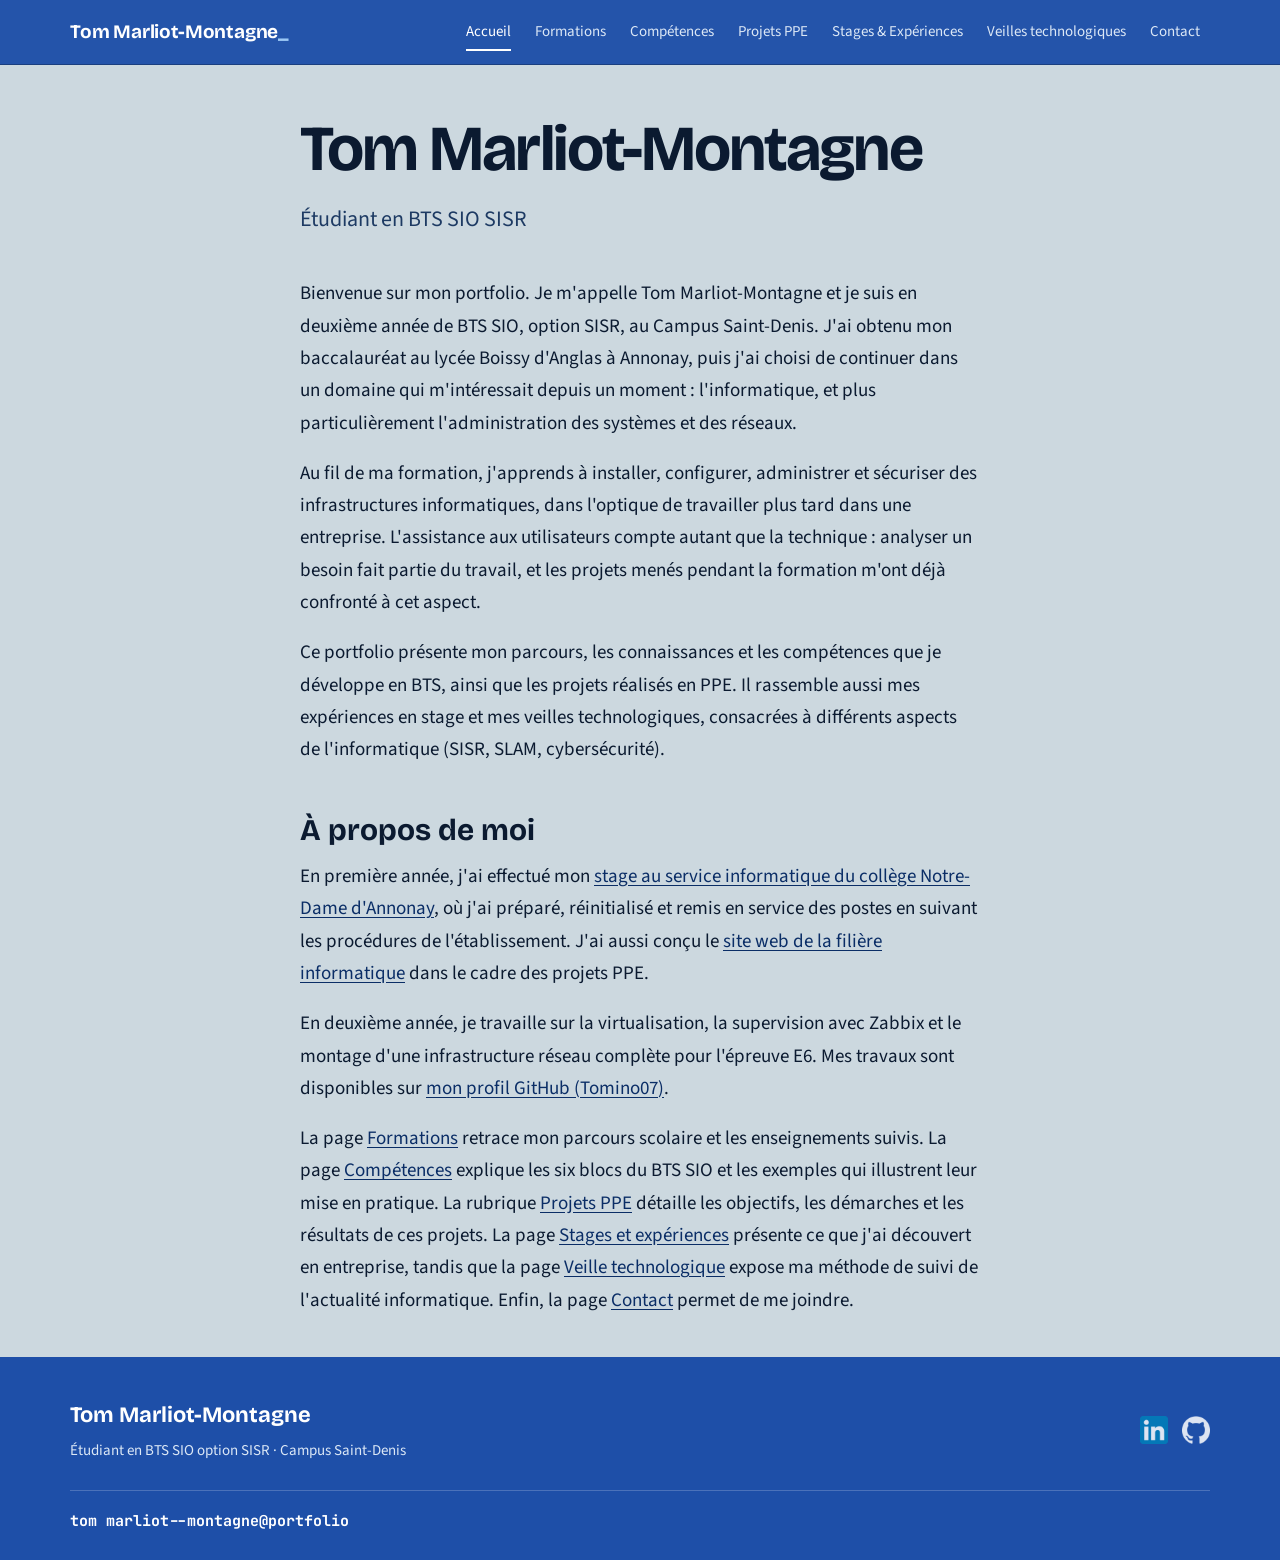
<file: index.html>
<!doctype html>
<html lang="fr">
<head>
  <meta charset="utf-8">
  <meta name="viewport" content="width=device-width, initial-scale=1">
  <title>Tom Marliot-Montagne – Étudiant en BTS SIO SISR | Portfolio</title>
  <meta name="description" content="Portfolio de Tom Marliot-Montagne, étudiant en 2e année de BTS SIO SISR au Campus Saint-Denis : parcours, compétences, projets, stages et veille.">
  <link rel="canonical" href="https://tomino07.github.io/portfolio/">
  <!-- <meta name="google-site-verification" content="CODE_GOOGLE"> -->
  <link rel="preconnect" href="https://fonts.googleapis.com">
  <link rel="preconnect" href="https://fonts.gstatic.com" crossorigin>
  <link href="https://fonts.googleapis.com/css2?family=Bricolage+Grotesque:opsz,wght@12..96,700;12..96,800&family=JetBrains+Mono:wght@400;600&family=Ubuntu+Mono:wght@400;700&family=Source+Sans+3:wght@400;600&display=swap" rel="stylesheet">
  <link rel="stylesheet" href="css/style.css">
</head>
<body>

<header class="site-header">
  <div class="wrap">
    <a class="brand" href="./">Tom Marliot-Montagne</a>
    <button class="nav-toggle" aria-expanded="false" aria-controls="nav">menu</button>
    <nav class="nav" id="nav">
      <ul>
        <li><a href="./" aria-current="page">Accueil</a></li>
        <li><a href="formations.html">Formations</a></li>
        <li><a href="competences.html">Compétences</a></li>
        <li><a href="projets.html">Projets PPE</a></li>
        <li><a href="stages.html">Stages &amp; Expériences</a></li>
        <li><a href="veille.html">Veilles technologiques</a></li>
        <li><a href="contact.html">Contact</a></li>
      </ul>
    </nav>
  </div>
</header>

<main>
  <div class="wrap">
<h1>Tom <em>Marliot-Montagne</em></h1>
    <p class="intro">Étudiant en BTS SIO SISR</p>

<p style="margin-top:40px">Bienvenue sur mon portfolio. Je m'appelle Tom Marliot-Montagne et je suis en deuxième année de BTS SIO, option SISR, au Campus Saint-Denis. J'ai obtenu mon baccalauréat au lycée Boissy d'Anglas à Annonay, puis j'ai choisi de continuer dans un domaine qui m'intéressait depuis un moment : l'informatique, et plus particulièrement l'administration des systèmes et des réseaux.</p>
    <p>Au fil de ma formation, j'apprends à installer, configurer, administrer et sécuriser des infrastructures informatiques, dans l'optique de travailler plus tard dans une entreprise. L'assistance aux utilisateurs compte autant que la technique : analyser un besoin fait partie du travail, et les projets menés pendant la formation m'ont déjà confronté à cet aspect.</p>
    <p>Ce portfolio présente mon parcours, les connaissances et les compétences que je développe en BTS, ainsi que les projets réalisés en PPE. Il rassemble aussi mes expériences en stage et mes veilles technologiques, consacrées à différents aspects de l'informatique (SISR, SLAM, cybersécurité).</p>

    <h2>À propos de moi</h2>
    <p>En première année, j'ai effectué mon <a href="stages.html">stage au service informatique du collège Notre-Dame d'Annonay</a>, où j'ai préparé, réinitialisé et remis en service des postes en suivant les procédures de l'établissement. J'ai aussi conçu le <a href="projets.html">site web de la filière informatique</a> dans le cadre des projets PPE.</p>
    <p>En deuxième année, je travaille sur la virtualisation, la supervision avec Zabbix et le montage d'une infrastructure réseau complète pour l'épreuve E6. Mes travaux sont disponibles sur <a href="https://github.com/Tomino07" target="_blank" rel="noopener">mon profil GitHub (Tomino07)</a>.</p>

    <p>La page <a href="formations.html">Formations</a> retrace mon parcours scolaire et les enseignements suivis. La page <a href="competences.html">Compétences</a> explique les six blocs du BTS SIO et les exemples qui illustrent leur mise en pratique. La rubrique <a href="projets.html">Projets PPE</a> détaille les objectifs, les démarches et les résultats de ces projets. La page <a href="stages.html">Stages et expériences</a> présente ce que j'ai découvert en entreprise, tandis que la page <a href="veille.html">Veille technologique</a> expose ma méthode de suivi de l'actualité informatique. Enfin, la page <a href="contact.html">Contact</a> permet de me joindre.</p>
  </div>
</main>

<footer class="site-footer">
  <div class="wrap">
    <div class="foot-top">
      <div>
        <a class="foot-name" href="./">Tom Marliot-Montagne</a>
        <p class="foot-sub">Étudiant en BTS SIO option SISR · Campus Saint-Denis</p>
      </div>
      <div class="socials">
        <a href="https://www.linkedin.com/in/tom-marliot-montagne-20b63934b/" target="_blank" rel="noopener" aria-label="LinkedIn"><img src="img/linkedin.png?v=29" alt="Logo LinkedIn" width="24" height="24"></a>
        <a href="https://github.com/Tomino07" target="_blank" rel="noopener" aria-label="GitHub"><img class="gh" src="img/github.png?v=29" alt="Logo GitHub" width="24" height="24"></a>
      </div>
    </div>
    <div class="foot-bottom">
      <span class="foot-term"><span class="u">tom marliot--montagne@portfolio</span></span>
    </div>
  </div>
</footer>

<script src="js/main.js?v=29"></script>
</body>
</html>
</file>
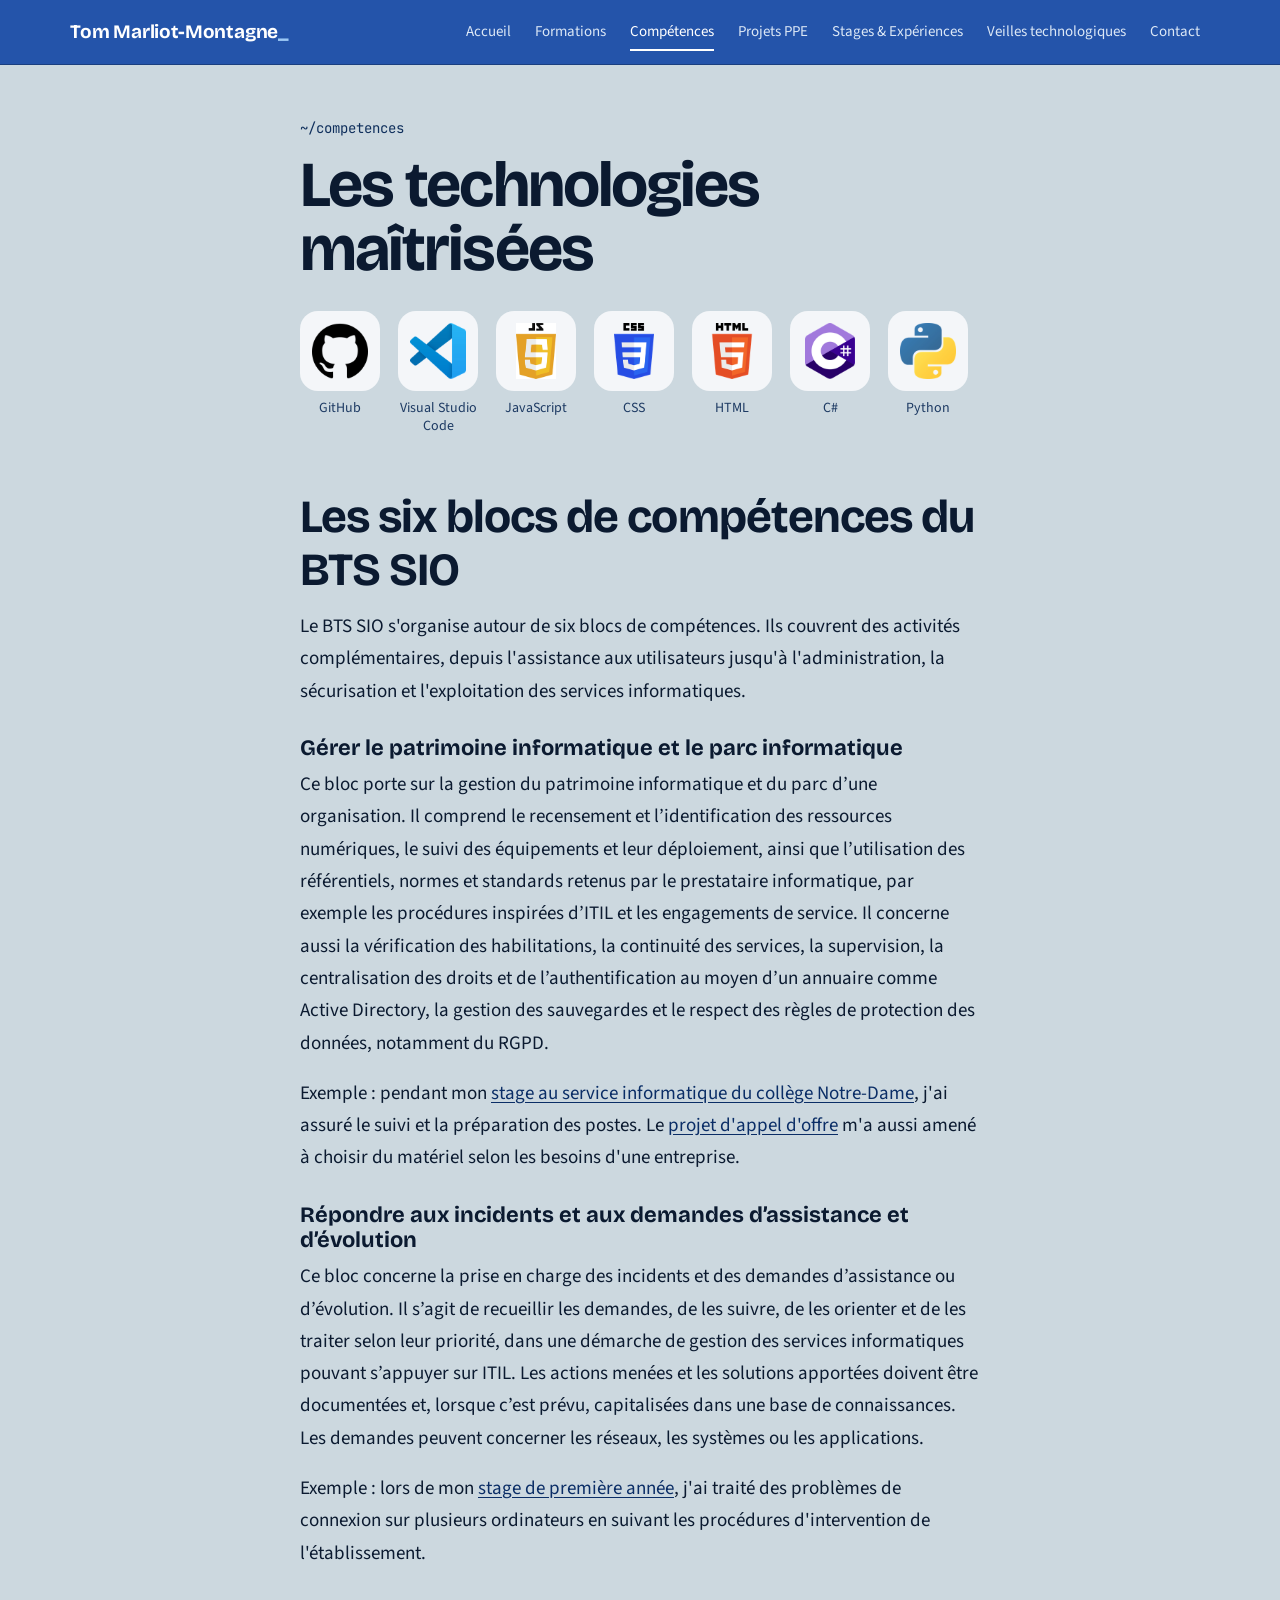
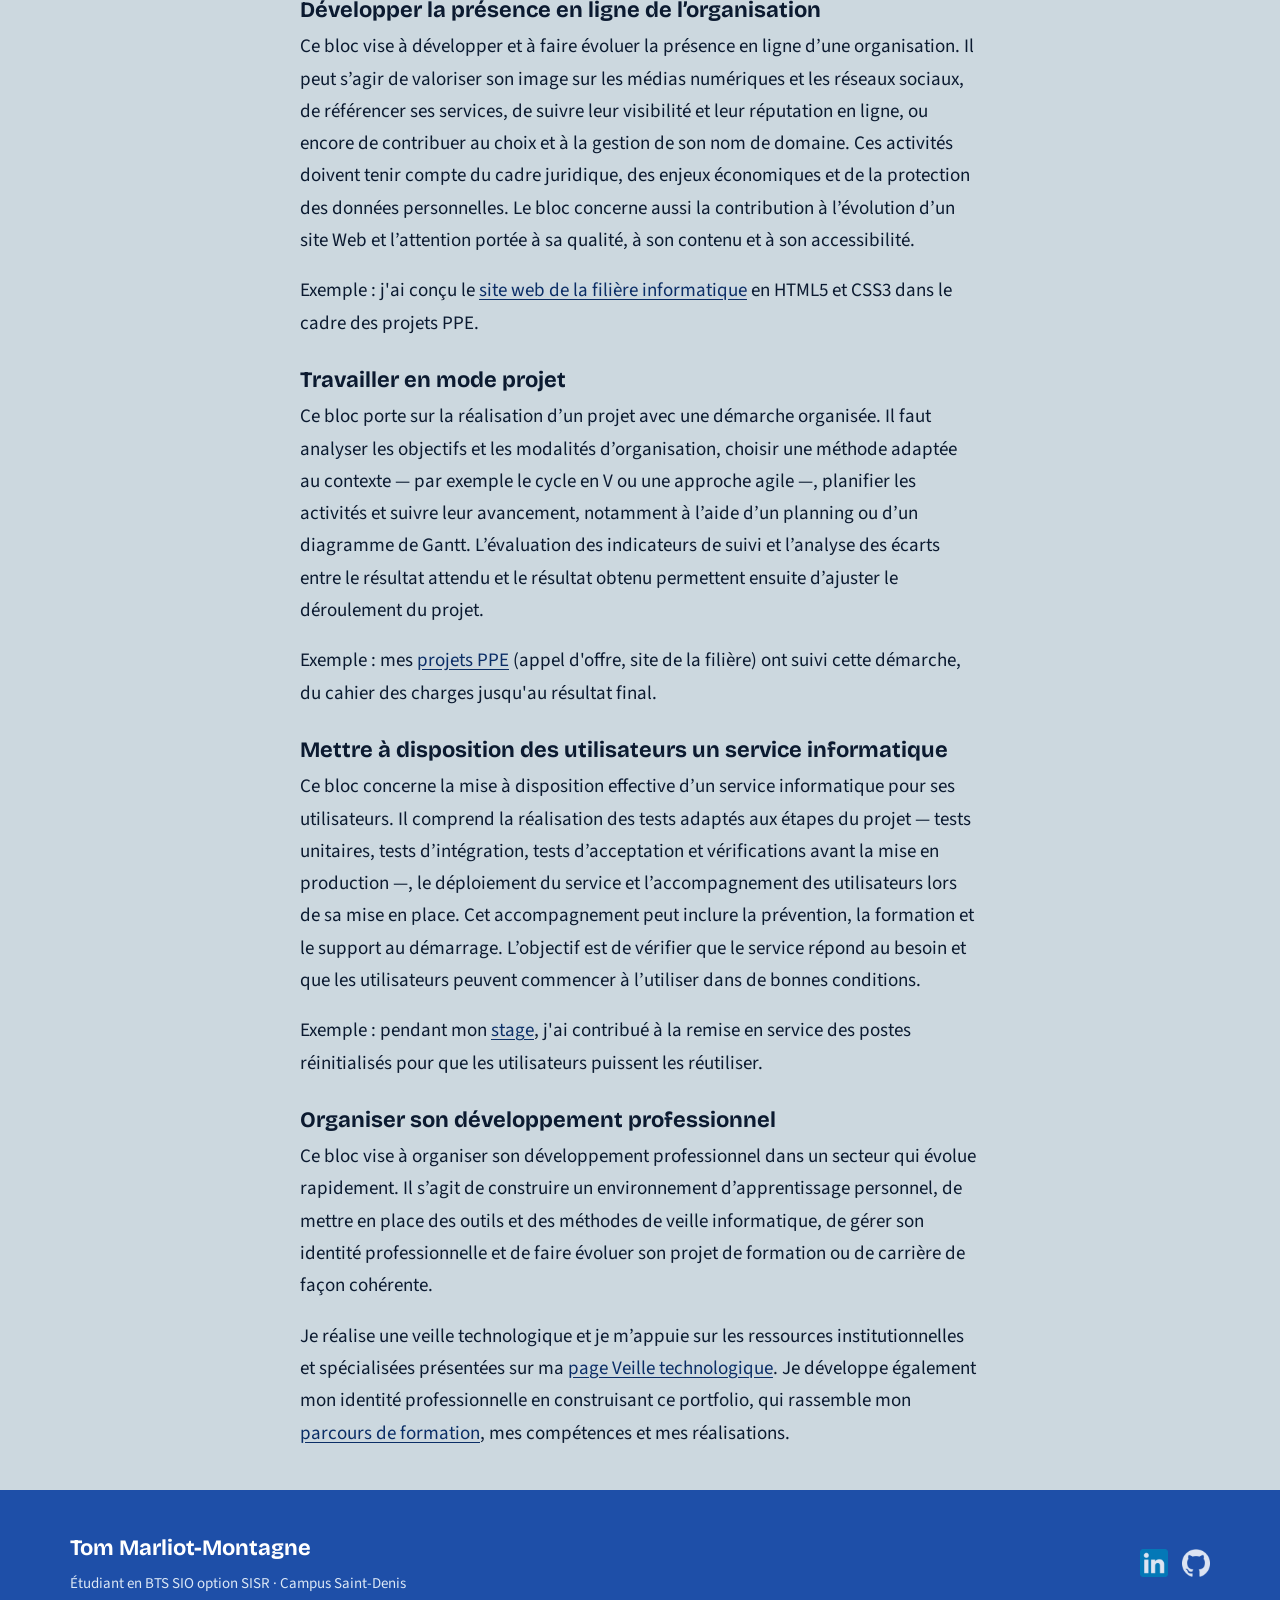
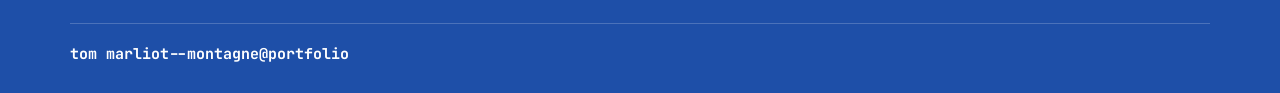
<file: competences.html>
<!doctype html>
<html lang="fr">
<head>
  <meta charset="utf-8">
  <meta name="viewport" content="width=device-width, initial-scale=1">
  <title>Compétences BTS SIO (C1 à C6) — Tom Marliot-Montagne</title>
  <meta name="description" content="Les technologies que je maîtrise et les six blocs de compétences du BTS SIO, illustrés par des exemples tirés de mes projets PPE et de mon stage.">
  <link rel="canonical" href="https://tomino07.github.io/portfolio/competences.html">
  <link rel="preconnect" href="https://fonts.googleapis.com">
  <link rel="preconnect" href="https://fonts.gstatic.com" crossorigin>
  <link href="https://fonts.googleapis.com/css2?family=Bricolage+Grotesque:opsz,wght@12..96,700;12..96,800&family=JetBrains+Mono:wght@400;600&family=Ubuntu+Mono:wght@400;700&family=Source+Sans+3:wght@400;600&display=swap" rel="stylesheet">
  <link rel="stylesheet" href="css/style.css">
</head>
<body>

<header class="site-header">
  <div class="wrap">
    <a class="brand" href="./">Tom Marliot-Montagne</a>
    <button class="nav-toggle" aria-expanded="false" aria-controls="nav">menu</button>
    <nav class="nav" id="nav">
      <ul>
        <li><a href="./">Accueil</a></li>
        <li><a href="formations.html">Formations</a></li>
        <li><a href="competences.html" aria-current="page">Compétences</a></li>
        <li><a href="projets.html">Projets PPE</a></li>
        <li><a href="stages.html">Stages &amp; Expériences</a></li>
        <li><a href="veille.html">Veilles technologiques</a></li>
        <li><a href="contact.html">Contact</a></li>
      </ul>
    </nav>
  </div>
</header>

<main>
  <div class="wrap">
<p class="path">~/competences</p>
    <h1>Les technologies maîtrisées</h1>
    <ul class="techs">
      <li><span class="logo"><img src="img/github.png?v=29" alt="Logo GitHub" width="56" height="56" loading="lazy"></span>GitHub</li>
      <li><span class="logo"><img src="img/vscode.png?v=29" alt="Logo Visual Studio Code" width="56" height="56" loading="lazy"></span>Visual Studio Code</li>
      <li><span class="logo"><img src="img/javascript.png?v=29" alt="Logo JavaScript" width="56" height="56" loading="lazy"></span>JavaScript</li>
      <li><span class="logo"><img src="img/css.png?v=29" alt="Logo CSS" width="56" height="56" loading="lazy"></span>CSS</li>
      <li><span class="logo"><img src="img/html.png?v=29" alt="Logo HTML" width="56" height="56" loading="lazy"></span>HTML</li>
      <li><span class="logo"><img src="img/csharp.png?v=29" alt="Logo C#" width="56" height="56" loading="lazy"></span>C#</li>
      <li><span class="logo"><img src="img/python.png?v=29" alt="Logo Python" width="56" height="56" loading="lazy"></span>Python</li>
    </ul>

    <h2 class="big">Les six blocs de compétences du BTS SIO</h2>

    <p>Le BTS SIO s'organise autour de six blocs de compétences. Ils couvrent des activités complémentaires, depuis l'assistance aux utilisateurs jusqu'à l'administration, la sécurisation et l'exploitation des services informatiques.</p>

    <h3>Gérer le patrimoine informatique et le parc informatique</h3>
    <p>Ce bloc porte sur la gestion du patrimoine informatique et du parc d’une organisation. Il comprend le recensement et l’identification des ressources numériques, le suivi des équipements et leur déploiement, ainsi que l’utilisation des référentiels, normes et standards retenus par le prestataire informatique, par exemple les procédures inspirées d’ITIL et les engagements de service. Il concerne aussi la vérification des habilitations, la continuité des services, la supervision, la centralisation des droits et de l’authentification au moyen d’un annuaire comme Active Directory, la gestion des sauvegardes et le respect des règles de protection des données, notamment du RGPD.</p>
    <p>Exemple : pendant mon <a href="stages.html">stage au service informatique du collège Notre-Dame</a>, j'ai assuré le suivi et la préparation des postes. Le <a href="projets.html">projet d'appel d'offre</a> m'a aussi amené à choisir du matériel selon les besoins d'une entreprise.</p>

    <h3>Répondre aux incidents et aux demandes d’assistance et d’évolution</h3>
    <p>Ce bloc concerne la prise en charge des incidents et des demandes d’assistance ou d’évolution. Il s’agit de recueillir les demandes, de les suivre, de les orienter et de les traiter selon leur priorité, dans une démarche de gestion des services informatiques pouvant s’appuyer sur ITIL. Les actions menées et les solutions apportées doivent être documentées et, lorsque c’est prévu, capitalisées dans une base de connaissances. Les demandes peuvent concerner les réseaux, les systèmes ou les applications.</p>
    <p>Exemple : lors de mon <a href="stages.html">stage de première année</a>, j'ai traité des problèmes de connexion sur plusieurs ordinateurs en suivant les procédures d'intervention de l'établissement.</p>

    <h3>Développer la présence en ligne de l’organisation</h3>
    <p>Ce bloc vise à développer et à faire évoluer la présence en ligne d’une organisation. Il peut s’agir de valoriser son image sur les médias numériques et les réseaux sociaux, de référencer ses services, de suivre leur visibilité et leur réputation en ligne, ou encore de contribuer au choix et à la gestion de son nom de domaine. Ces activités doivent tenir compte du cadre juridique, des enjeux économiques et de la protection des données personnelles. Le bloc concerne aussi la contribution à l’évolution d’un site Web et l’attention portée à sa qualité, à son contenu et à son accessibilité.</p>
    <p>Exemple : j'ai conçu le <a href="projets.html">site web de la filière informatique</a> en HTML5 et CSS3 dans le cadre des projets PPE.</p>

    <h3>Travailler en mode projet</h3>
    <p>Ce bloc porte sur la réalisation d’un projet avec une démarche organisée. Il faut analyser les objectifs et les modalités d’organisation, choisir une méthode adaptée au contexte — par exemple le cycle en V ou une approche agile —, planifier les activités et suivre leur avancement, notamment à l’aide d’un planning ou d’un diagramme de Gantt. L’évaluation des indicateurs de suivi et l’analyse des écarts entre le résultat attendu et le résultat obtenu permettent ensuite d’ajuster le déroulement du projet.</p>
    <p>Exemple : mes <a href="projets.html">projets PPE</a> (appel d'offre, site de la filière) ont suivi cette démarche, du cahier des charges jusqu'au résultat final.</p>

    <h3>Mettre à disposition des utilisateurs un service informatique</h3>
    <p>Ce bloc concerne la mise à disposition effective d’un service informatique pour ses utilisateurs. Il comprend la réalisation des tests adaptés aux étapes du projet — tests unitaires, tests d’intégration, tests d’acceptation et vérifications avant la mise en production —, le déploiement du service et l’accompagnement des utilisateurs lors de sa mise en place. Cet accompagnement peut inclure la prévention, la formation et le support au démarrage. L’objectif est de vérifier que le service répond au besoin et que les utilisateurs peuvent commencer à l’utiliser dans de bonnes conditions.</p>
    <p>Exemple : pendant mon <a href="stages.html">stage</a>, j'ai contribué à la remise en service des postes réinitialisés pour que les utilisateurs puissent les réutiliser.</p>

    <h3>Organiser son développement professionnel</h3>
    <p>Ce bloc vise à organiser son développement professionnel dans un secteur qui évolue rapidement. Il s’agit de construire un environnement d’apprentissage personnel, de mettre en place des outils et des méthodes de veille informatique, de gérer son identité professionnelle et de faire évoluer son projet de formation ou de carrière de façon cohérente.</p>
    <p>Je réalise une veille technologique et je m’appuie sur les ressources institutionnelles et spécialisées présentées sur ma <a href="veille.html">page Veille technologique</a>. Je développe également mon identité professionnelle en construisant ce portfolio, qui rassemble mon <a href="formations.html">parcours de formation</a>, mes compétences et mes réalisations.</p>
  </div>
</main>

<footer class="site-footer">
  <div class="wrap">
    <div class="foot-top">
      <div>
        <a class="foot-name" href="./">Tom Marliot-Montagne</a>
        <p class="foot-sub">Étudiant en BTS SIO option SISR · Campus Saint-Denis</p>
      </div>
      <div class="socials">
        <a href="https://www.linkedin.com/in/tom-marliot-montagne-20b63934b/" target="_blank" rel="noopener" aria-label="LinkedIn"><img src="img/linkedin.png?v=29" alt="Logo LinkedIn" width="24" height="24"></a>
        <a href="https://github.com/Tomino07" target="_blank" rel="noopener" aria-label="GitHub"><img class="gh" src="img/github.png?v=29" alt="Logo GitHub" width="24" height="24"></a>
      </div>
    </div>
    <div class="foot-bottom">
      <span class="foot-term"><span class="u">tom marliot--montagne@portfolio</span></span>
    </div>
  </div>
</footer>

<script src="js/main.js?v=29"></script>
</body>
</html>
</file>
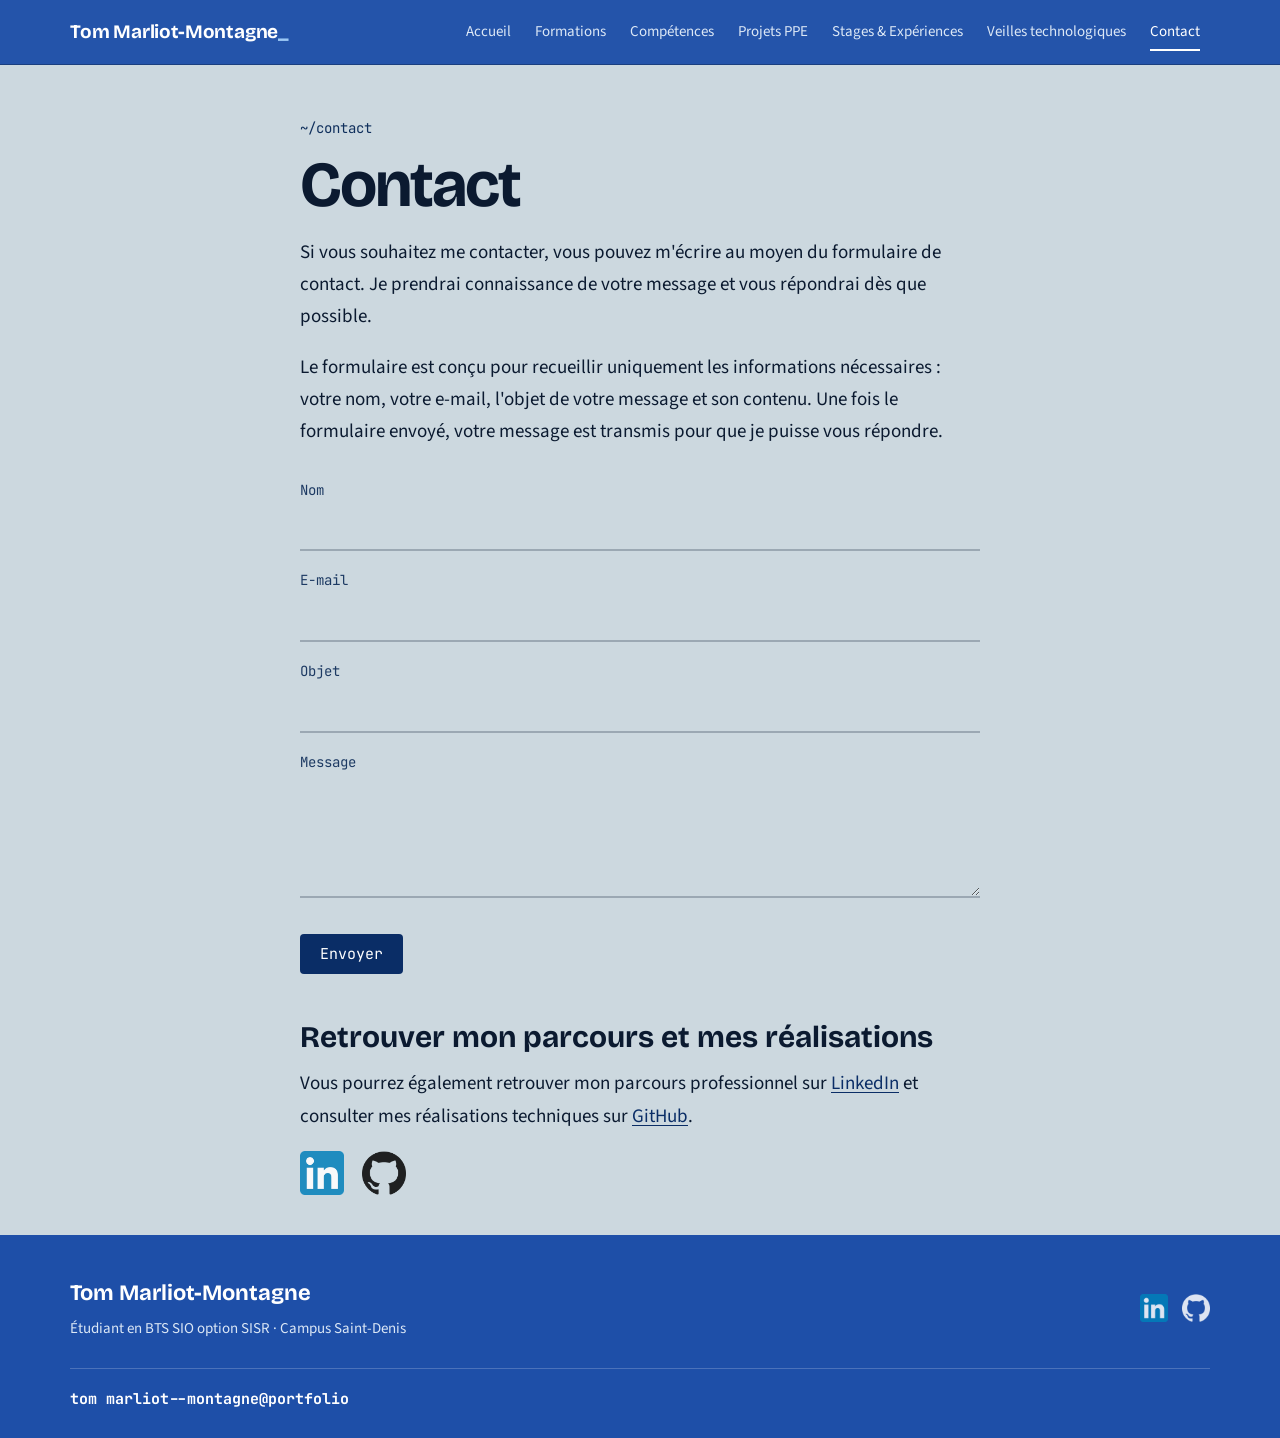
<file: contact.html>
<!doctype html>
<html lang="fr">
<head>
  <meta charset="utf-8">
  <meta name="viewport" content="width=device-width, initial-scale=1">
  <title>Contact — Tom Marliot-Montagne</title>
  <meta name="description" content="Portfolio de Tom Marliot-Montagne, étudiant en BTS SIO option SISR.">
  <link rel="preconnect" href="https://fonts.googleapis.com">
  <link rel="preconnect" href="https://fonts.gstatic.com" crossorigin>
  <link href="https://fonts.googleapis.com/css2?family=Bricolage+Grotesque:opsz,wght@12..96,700;12..96,800&family=JetBrains+Mono:wght@400;600&family=Ubuntu+Mono:wght@400;700&family=Source+Sans+3:wght@400;600&display=swap" rel="stylesheet">
  <link rel="stylesheet" href="css/style.css">
</head>
<body>

<header class="site-header">
  <div class="wrap">
    <a class="brand" href="index.html">Tom Marliot-Montagne</a>
    <button class="nav-toggle" aria-expanded="false" aria-controls="nav">menu</button>
    <nav class="nav" id="nav">
      <ul>
        <li><a href="index.html">Accueil</a></li>
        <li><a href="formations.html">Formations</a></li>
        <li><a href="competences.html">Compétences</a></li>
        <li><a href="projets.html">Projets PPE</a></li>
        <li><a href="stages.html">Stages &amp; Expériences</a></li>
        <li><a href="veille.html">Veilles technologiques</a></li>
        <li><a href="contact.html" aria-current="page">Contact</a></li>
      </ul>
    </nav>
  </div>
</header>

<main>
  <div class="wrap">
<p class="path">~/contact</p>
    <h1>Contact</h1>

    <p>Si vous souhaitez me contacter, vous pouvez m'écrire au moyen du formulaire de contact. Je prendrai connaissance de votre message et vous répondrai dès que possible.</p>
    <p>Le formulaire est conçu pour recueillir uniquement les informations nécessaires : votre nom, votre e-mail, l'objet de votre message et son contenu. Une fois le formulaire envoyé, votre message est transmis pour que je puisse vous répondre.</p>

    <form id="contact-form">
      <div class="field">
        <label for="nom">Nom</label>
        <input id="nom" name="nom" type="text" autocomplete="name" required>
      </div>
      <div class="field">
        <label for="email">E-mail</label>
        <input id="email" name="email" type="email" autocomplete="email" required>
      </div>
      <div class="field">
        <label for="objet">Objet</label>
        <input id="objet" name="objet" type="text" required>
      </div>
      <div class="field">
        <label for="message">Message</label>
        <textarea id="message" name="message" required></textarea>
      </div>
      <button type="submit">Envoyer</button>
      <p class="form-status" aria-live="polite"></p>
    </form>

    <h2>Retrouver mon parcours et mes réalisations</h2>
    <p>Vous pourrez également retrouver mon parcours professionnel sur <a target="_blank" rel="noopener" href="https://www.linkedin.com/in/tom-marliot-montagne-20b63934b/">LinkedIn</a> et consulter mes réalisations techniques sur <a target="_blank" rel="noopener" href="https://github.com/Tomino07">GitHub</a>.</p>
    <p class="socials big">
      <a href="https://www.linkedin.com/in/tom-marliot-montagne-20b63934b/" target="_blank" rel="noopener" aria-label="LinkedIn"><img src="img/linkedin.png?v=28" alt="LinkedIn" width="44" height="44"></a>
      <a href="https://github.com/Tomino07" target="_blank" rel="noopener" aria-label="GitHub"><img class="gh" src="img/github.png?v=28" alt="GitHub" width="44" height="44"></a>
    </p>
  </div>
</main>

<footer class="site-footer">
  <div class="wrap">
    <div class="foot-top">
      <div>
        <a class="foot-name" href="index.html">Tom Marliot-Montagne</a>
        <p class="foot-sub">Étudiant en BTS SIO option SISR · Campus Saint-Denis</p>
      </div>
      <div class="socials">
        <a href="https://www.linkedin.com/in/tom-marliot-montagne-20b63934b/" target="_blank" rel="noopener" aria-label="LinkedIn"><img src="img/linkedin.png?v=28" alt="LinkedIn" width="24" height="24"></a>
        <a href="https://github.com/Tomino07" target="_blank" rel="noopener" aria-label="GitHub"><img class="gh" src="img/github.png?v=28" alt="GitHub" width="24" height="24"></a>
      </div>
    </div>
    <div class="foot-bottom">
      <span class="foot-term"><span class="u">tom marliot--montagne@portfolio</span></span>
    </div>
  </div>
</footer>

<script src="js/main.js?v=28"></script>
</body>
</html>
</file>
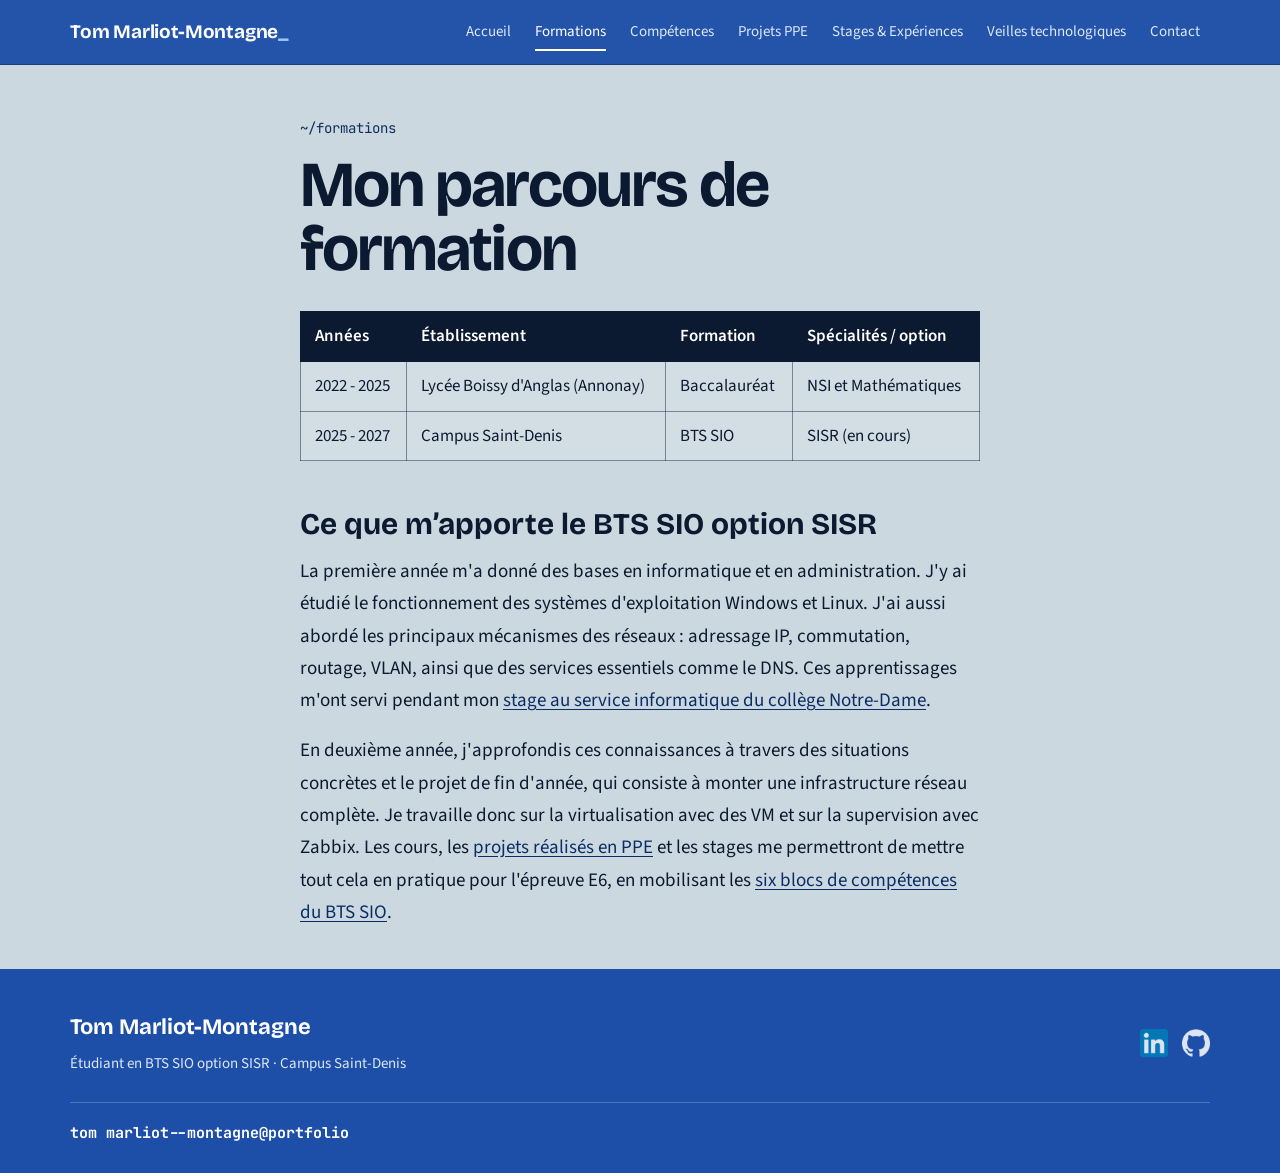
<file: formations.html>
<!doctype html>
<html lang="fr">
<head>
  <meta charset="utf-8">
  <meta name="viewport" content="width=device-width, initial-scale=1">
  <title>Formations BTS SIO SISR — Tom Marliot-Montagne</title>
  <meta name="description" content="Parcours de formation de Tom Marliot-Montagne : bac NSI et maths au lycée Boissy d'Anglas, puis BTS SIO option SISR au Campus Saint-Denis.">
  <link rel="canonical" href="https://tomino07.github.io/portfolio/formations.html">
  <link rel="preconnect" href="https://fonts.googleapis.com">
  <link rel="preconnect" href="https://fonts.gstatic.com" crossorigin>
  <link href="https://fonts.googleapis.com/css2?family=Bricolage+Grotesque:opsz,wght@12..96,700;12..96,800&family=JetBrains+Mono:wght@400;600&family=Ubuntu+Mono:wght@400;700&family=Source+Sans+3:wght@400;600&display=swap" rel="stylesheet">
  <link rel="stylesheet" href="css/style.css">
</head>
<body>

<header class="site-header">
  <div class="wrap">
    <a class="brand" href="./">Tom Marliot-Montagne</a>
    <button class="nav-toggle" aria-expanded="false" aria-controls="nav">menu</button>
    <nav class="nav" id="nav">
      <ul>
        <li><a href="./">Accueil</a></li>
        <li><a href="formations.html" aria-current="page">Formations</a></li>
        <li><a href="competences.html">Compétences</a></li>
        <li><a href="projets.html">Projets PPE</a></li>
        <li><a href="stages.html">Stages &amp; Expériences</a></li>
        <li><a href="veille.html">Veilles technologiques</a></li>
        <li><a href="contact.html">Contact</a></li>
      </ul>
    </nav>
  </div>
</header>

<main>
  <div class="wrap">
<p class="path">~/formations</p>
    <h1>Mon parcours de formation</h1>

    <div class="table-wrap">
      <table class="parcours">
        <tr>
          <th>Années</th>
          <th>Établissement</th>
          <th>Formation</th>
          <th>Spécialités / option</th>
        </tr>
        <tr>
          <td>2022 - 2025</td>
          <td>Lycée Boissy d'Anglas (Annonay)</td>
          <td>Baccalauréat</td>
          <td>NSI et Mathématiques</td>
        </tr>
        <tr>
          <td>2025 - 2027</td>
          <td>Campus Saint-Denis</td>
          <td>BTS SIO</td>
          <td>SISR (en cours)</td>
        </tr>
      </table>
    </div>

    <h2>Ce que m’apporte le BTS SIO option SISR</h2>
    <p>La première année m'a donné des bases en informatique et en administration. J'y ai étudié le fonctionnement des systèmes d'exploitation Windows et Linux. J'ai aussi abordé les principaux mécanismes des réseaux : adressage IP, commutation, routage, VLAN, ainsi que des services essentiels comme le DNS. Ces apprentissages m'ont servi pendant mon <a href="stages.html">stage au service informatique du collège Notre-Dame</a>.</p>
    <p>En deuxième année, j'approfondis ces connaissances à travers des situations concrètes et le projet de fin d'année, qui consiste à monter une infrastructure réseau complète. Je travaille donc sur la virtualisation avec des VM et sur la supervision avec Zabbix. Les cours, les <a href="projets.html">projets réalisés en PPE</a> et les stages me permettront de mettre tout cela en pratique pour l'épreuve E6, en mobilisant les <a href="competences.html">six blocs de compétences du BTS SIO</a>.</p>
  </div>
</main>

<footer class="site-footer">
  <div class="wrap">
    <div class="foot-top">
      <div>
        <a class="foot-name" href="./">Tom Marliot-Montagne</a>
        <p class="foot-sub">Étudiant en BTS SIO option SISR · Campus Saint-Denis</p>
      </div>
      <div class="socials">
        <a href="https://www.linkedin.com/in/tom-marliot-montagne-20b63934b/" target="_blank" rel="noopener" aria-label="LinkedIn"><img src="img/linkedin.png?v=29" alt="Logo LinkedIn" width="24" height="24"></a>
        <a href="https://github.com/Tomino07" target="_blank" rel="noopener" aria-label="GitHub"><img class="gh" src="img/github.png?v=29" alt="Logo GitHub" width="24" height="24"></a>
      </div>
    </div>
    <div class="foot-bottom">
      <span class="foot-term"><span class="u">tom marliot--montagne@portfolio</span></span>
    </div>
  </div>
</footer>

<script src="js/main.js?v=29"></script>
</body>
</html>
</file>
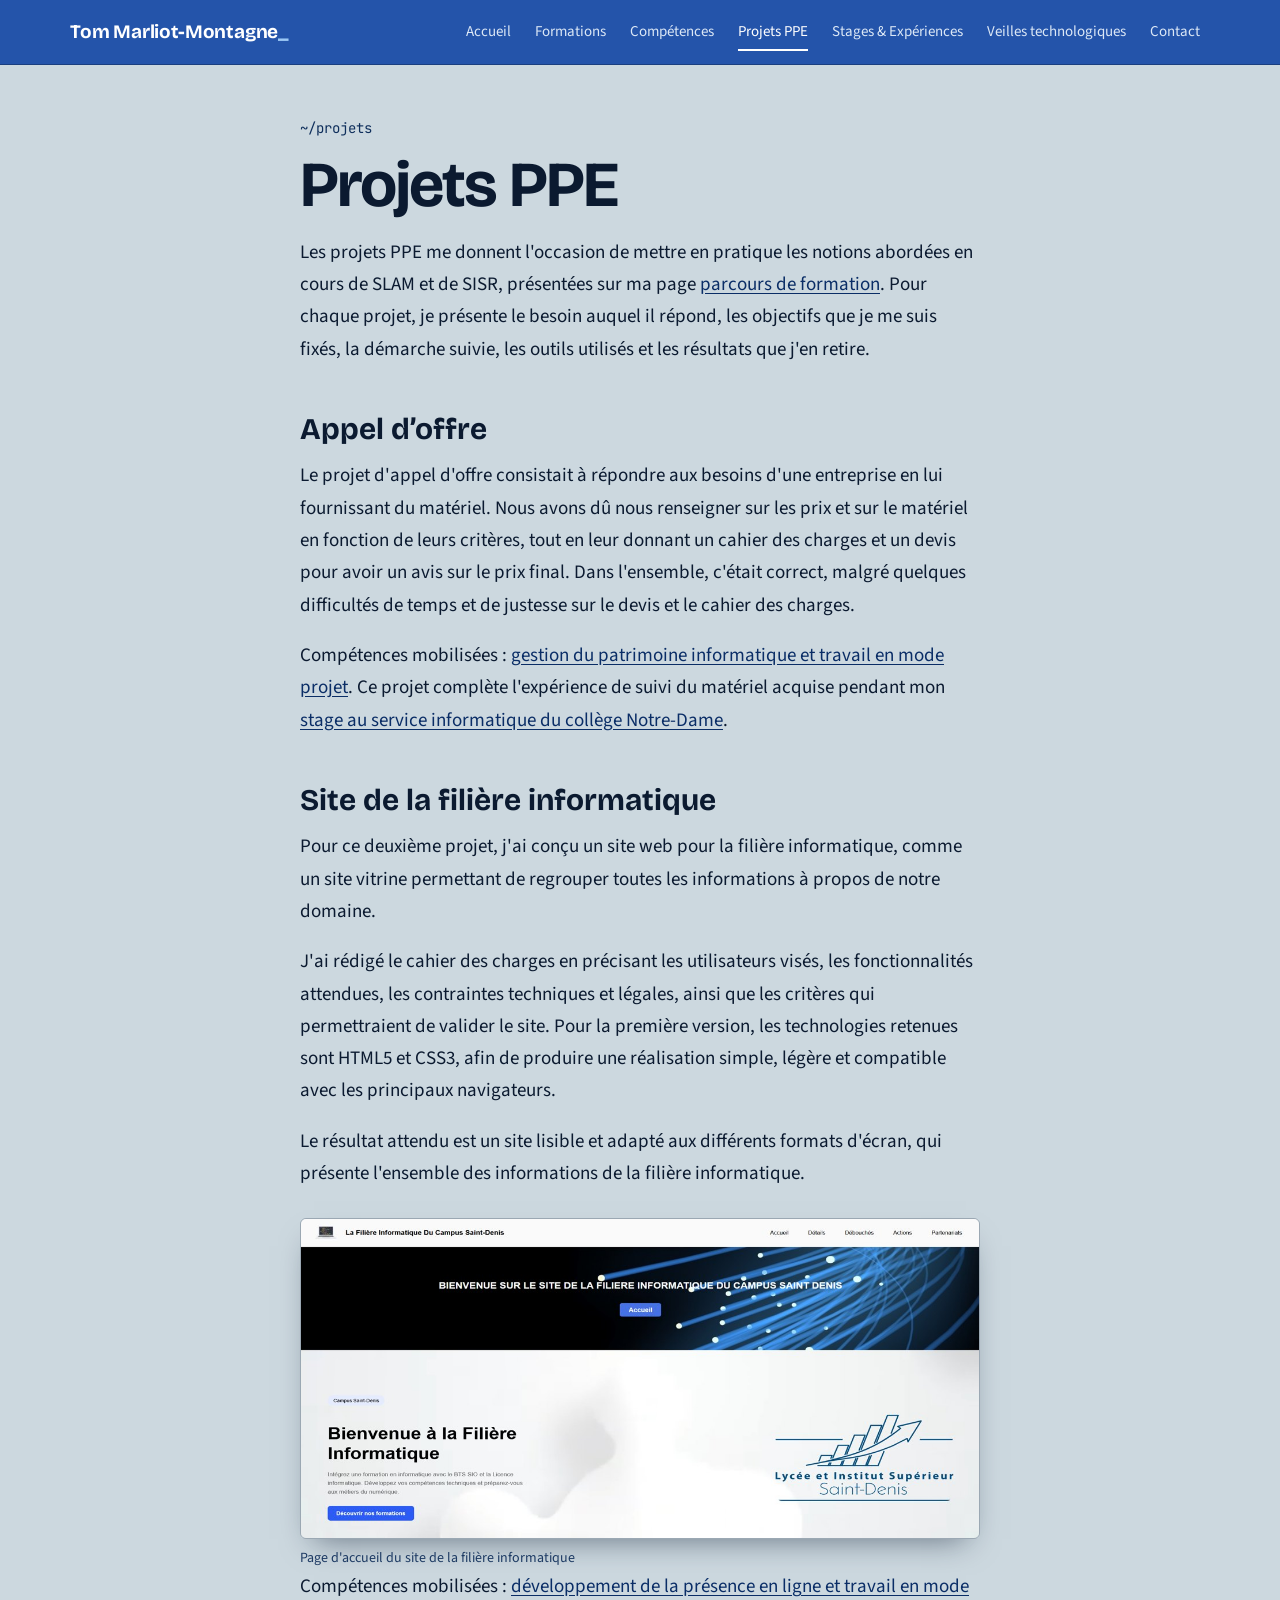
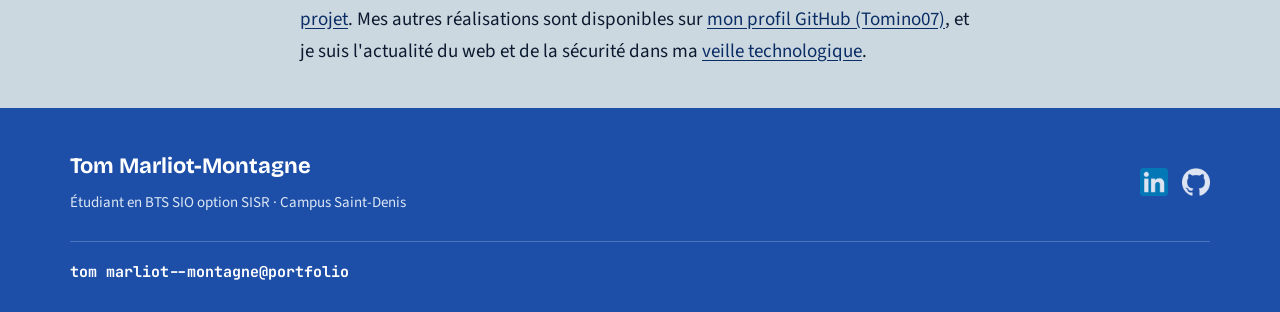
<file: projets.html>
<!doctype html>
<html lang="fr">
<head>
  <meta charset="utf-8">
  <meta name="viewport" content="width=device-width, initial-scale=1">
  <title>Projets PPE BTS SIO SISR — Tom Marliot-Montagne</title>
  <meta name="description" content="Mes projets PPE de BTS SIO : réponse à un appel d'offre matériel et création du site de la filière informatique – objectifs, démarche et résultats.">
  <link rel="canonical" href="https://tomino07.github.io/portfolio/projets.html">
  <link rel="preconnect" href="https://fonts.googleapis.com">
  <link rel="preconnect" href="https://fonts.gstatic.com" crossorigin>
  <link href="https://fonts.googleapis.com/css2?family=Bricolage+Grotesque:opsz,wght@12..96,700;12..96,800&family=JetBrains+Mono:wght@400;600&family=Ubuntu+Mono:wght@400;700&family=Source+Sans+3:wght@400;600&display=swap" rel="stylesheet">
  <link rel="stylesheet" href="css/style.css">
</head>
<body>

<header class="site-header">
  <div class="wrap">
    <a class="brand" href="./">Tom Marliot-Montagne</a>
    <button class="nav-toggle" aria-expanded="false" aria-controls="nav">menu</button>
    <nav class="nav" id="nav">
      <ul>
        <li><a href="./">Accueil</a></li>
        <li><a href="formations.html">Formations</a></li>
        <li><a href="competences.html">Compétences</a></li>
        <li><a href="projets.html" aria-current="page">Projets PPE</a></li>
        <li><a href="stages.html">Stages &amp; Expériences</a></li>
        <li><a href="veille.html">Veilles technologiques</a></li>
        <li><a href="contact.html">Contact</a></li>
      </ul>
    </nav>
  </div>
</header>

<main>
  <div class="wrap">
<p class="path">~/projets</p>
    <h1>Projets PPE</h1>

    <p>Les projets PPE me donnent l'occasion de mettre en pratique les notions abordées en cours de SLAM et de SISR, présentées sur ma page <a href="formations.html">parcours de formation</a>. Pour chaque projet, je présente le besoin auquel il répond, les objectifs que je me suis fixés, la démarche suivie, les outils utilisés et les résultats que j'en retire.</p>

    <h2>Appel d’offre</h2>
    <p>Le projet d'appel d'offre consistait à répondre aux besoins d'une entreprise en lui fournissant du matériel. Nous avons dû nous renseigner sur les prix et sur le matériel en fonction de leurs critères, tout en leur donnant un cahier des charges et un devis pour avoir un avis sur le prix final. Dans l'ensemble, c'était correct, malgré quelques difficultés de temps et de justesse sur le devis et le cahier des charges.</p>
    <p>Compétences mobilisées : <a href="competences.html">gestion du patrimoine informatique et travail en mode projet</a>. Ce projet complète l'expérience de suivi du matériel acquise pendant mon <a href="stages.html">stage au service informatique du collège Notre-Dame</a>.</p>

    <h2>Site de la filière informatique</h2>
    <p>Pour ce deuxième projet, j'ai conçu un site web pour la filière informatique, comme un site vitrine permettant de regrouper toutes les informations à propos de notre domaine.</p>
    <p>J'ai rédigé le cahier des charges en précisant les utilisateurs visés, les fonctionnalités attendues, les contraintes techniques et légales, ainsi que les critères qui permettraient de valider le site. Pour la première version, les technologies retenues sont HTML5 et CSS3, afin de produire une réalisation simple, légère et compatible avec les principaux navigateurs.</p>
    <p>Le résultat attendu est un site lisible et adapté aux différents formats d'écran, qui présente l'ensemble des informations de la filière informatique.</p>
    <figure class="shot">
      <img src="img/site-filiere.jpg?v=29" alt="Page d'accueil du site de la filière informatique du Campus Saint-Denis" width="1177" height="554" loading="lazy">
      <figcaption>Page d'accueil du site de la filière informatique</figcaption>
    </figure>
    <p>Compétences mobilisées : <a href="competences.html">développement de la présence en ligne et travail en mode projet</a>. Mes autres réalisations sont disponibles sur <a href="https://github.com/Tomino07" target="_blank" rel="noopener">mon profil GitHub (Tomino07)</a>, et je suis l'actualité du web et de la sécurité dans ma <a href="veille.html">veille technologique</a>.</p>
  </div>
</main>

<footer class="site-footer">
  <div class="wrap">
    <div class="foot-top">
      <div>
        <a class="foot-name" href="./">Tom Marliot-Montagne</a>
        <p class="foot-sub">Étudiant en BTS SIO option SISR · Campus Saint-Denis</p>
      </div>
      <div class="socials">
        <a href="https://www.linkedin.com/in/tom-marliot-montagne-20b63934b/" target="_blank" rel="noopener" aria-label="LinkedIn"><img src="img/linkedin.png?v=29" alt="Logo LinkedIn" width="24" height="24"></a>
        <a href="https://github.com/Tomino07" target="_blank" rel="noopener" aria-label="GitHub"><img class="gh" src="img/github.png?v=29" alt="Logo GitHub" width="24" height="24"></a>
      </div>
    </div>
    <div class="foot-bottom">
      <span class="foot-term"><span class="u">tom marliot--montagne@portfolio</span></span>
    </div>
  </div>
</footer>

<script src="js/main.js?v=29"></script>
</body>
</html>
</file>
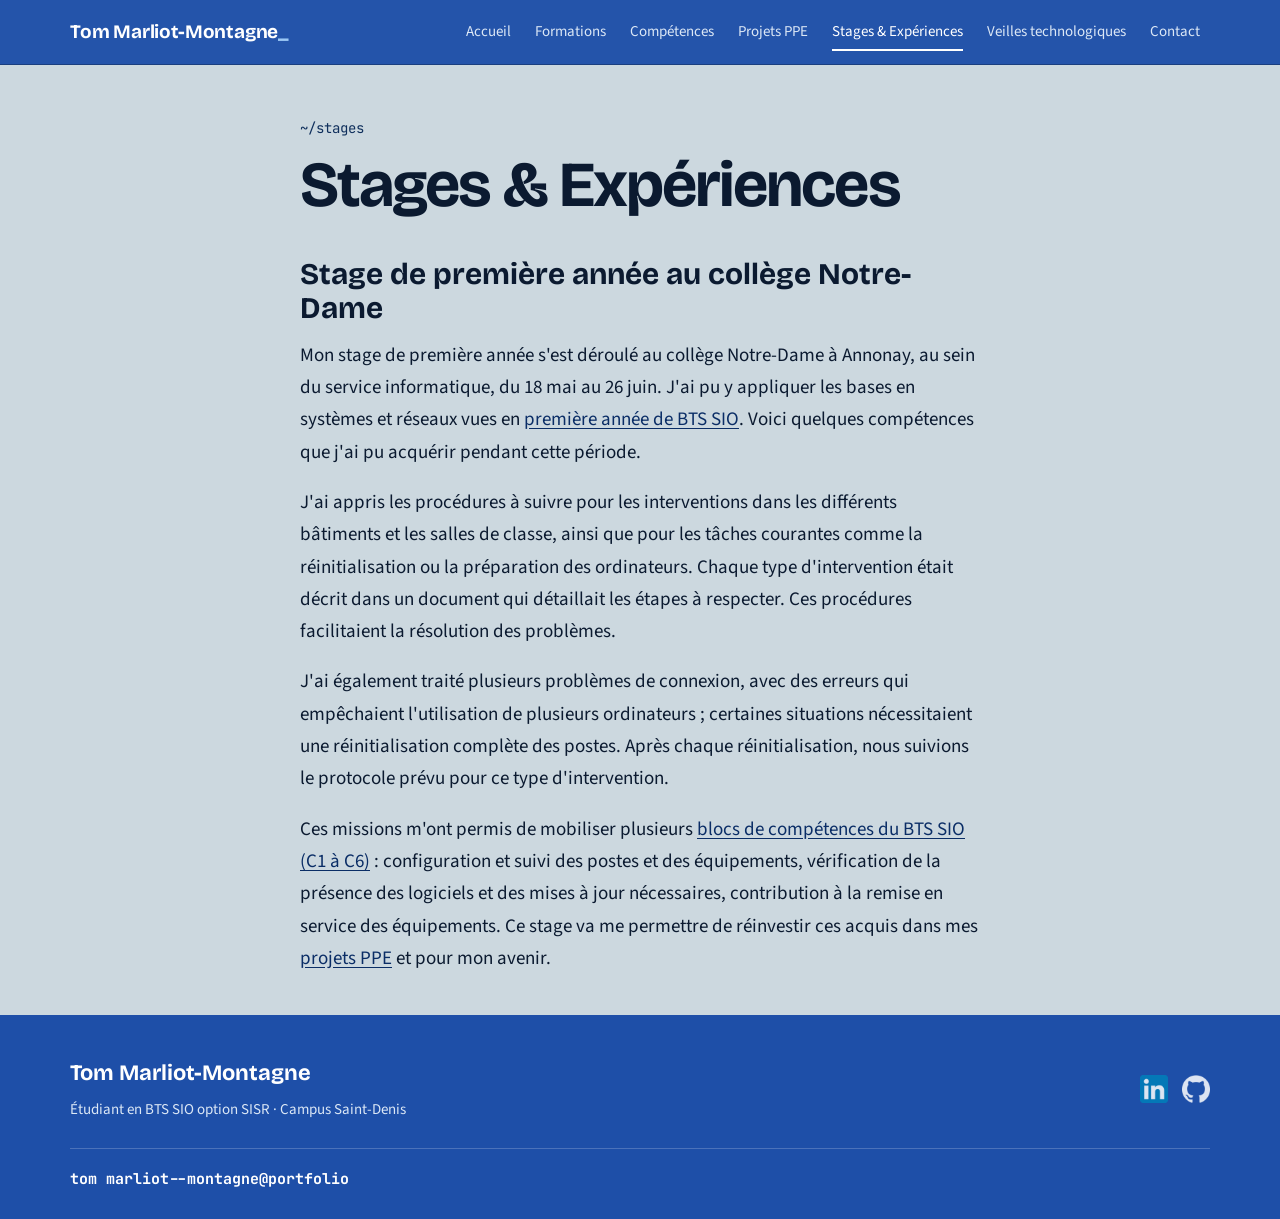
<file: stages.html>
<!doctype html>
<html lang="fr">
<head>
  <meta charset="utf-8">
  <meta name="viewport" content="width=device-width, initial-scale=1">
  <title>Stage BTS SIO au collège Notre-Dame — Tom Marliot-Montagne</title>
  <meta name="description" content="Mon stage de 1re année de BTS SIO au service informatique du collège Notre-Dame d'Annonay : interventions, réinitialisation de postes, procédures.">
  <link rel="canonical" href="https://tomino07.github.io/portfolio/stages.html">
  <link rel="preconnect" href="https://fonts.googleapis.com">
  <link rel="preconnect" href="https://fonts.gstatic.com" crossorigin>
  <link href="https://fonts.googleapis.com/css2?family=Bricolage+Grotesque:opsz,wght@12..96,700;12..96,800&family=JetBrains+Mono:wght@400;600&family=Ubuntu+Mono:wght@400;700&family=Source+Sans+3:wght@400;600&display=swap" rel="stylesheet">
  <link rel="stylesheet" href="css/style.css">
</head>
<body>

<header class="site-header">
  <div class="wrap">
    <a class="brand" href="./">Tom Marliot-Montagne</a>
    <button class="nav-toggle" aria-expanded="false" aria-controls="nav">menu</button>
    <nav class="nav" id="nav">
      <ul>
        <li><a href="./">Accueil</a></li>
        <li><a href="formations.html">Formations</a></li>
        <li><a href="competences.html">Compétences</a></li>
        <li><a href="projets.html">Projets PPE</a></li>
        <li><a href="stages.html" aria-current="page">Stages &amp; Expériences</a></li>
        <li><a href="veille.html">Veilles technologiques</a></li>
        <li><a href="contact.html">Contact</a></li>
      </ul>
    </nav>
  </div>
</header>

<main>
  <div class="wrap">
<p class="path">~/stages</p>
    <h1>Stages &amp; Expériences</h1>

    <h2 style="margin-top:40px">Stage de première année au collège Notre-Dame</h2>
    <p>Mon stage de première année s'est déroulé au collège Notre-Dame à Annonay, au sein du service informatique, du 18 mai au 26 juin. J'ai pu y appliquer les bases en systèmes et réseaux vues en <a href="formations.html">première année de BTS SIO</a>. Voici quelques compétences que j'ai pu acquérir pendant cette période.</p>
    <p>J'ai appris les procédures à suivre pour les interventions dans les différents bâtiments et les salles de classe, ainsi que pour les tâches courantes comme la réinitialisation ou la préparation des ordinateurs. Chaque type d'intervention était décrit dans un document qui détaillait les étapes à respecter. Ces procédures facilitaient la résolution des problèmes.</p>
    <p>J'ai également traité plusieurs problèmes de connexion, avec des erreurs qui empêchaient l'utilisation de plusieurs ordinateurs ; certaines situations nécessitaient une réinitialisation complète des postes. Après chaque réinitialisation, nous suivions le protocole prévu pour ce type d'intervention.</p>
    <p>Ces missions m'ont permis de mobiliser plusieurs <a href="competences.html">blocs de compétences du BTS SIO (C1 à C6)</a> : configuration et suivi des postes et des équipements, vérification de la présence des logiciels et des mises à jour nécessaires, contribution à la remise en service des équipements. Ce stage va me permettre de réinvestir ces acquis dans mes <a href="projets.html">projets PPE</a> et pour mon avenir.</p>
  </div>
</main>

<footer class="site-footer">
  <div class="wrap">
    <div class="foot-top">
      <div>
        <a class="foot-name" href="./">Tom Marliot-Montagne</a>
        <p class="foot-sub">Étudiant en BTS SIO option SISR · Campus Saint-Denis</p>
      </div>
      <div class="socials">
        <a href="https://www.linkedin.com/in/tom-marliot-montagne-20b63934b/" target="_blank" rel="noopener" aria-label="LinkedIn"><img src="img/linkedin.png?v=29" alt="Logo LinkedIn" width="24" height="24"></a>
        <a href="https://github.com/Tomino07" target="_blank" rel="noopener" aria-label="GitHub"><img class="gh" src="img/github.png?v=29" alt="Logo GitHub" width="24" height="24"></a>
      </div>
    </div>
    <div class="foot-bottom">
      <span class="foot-term"><span class="u">tom marliot--montagne@portfolio</span></span>
    </div>
  </div>
</footer>

<script src="js/main.js?v=29"></script>
</body>
</html>
</file>
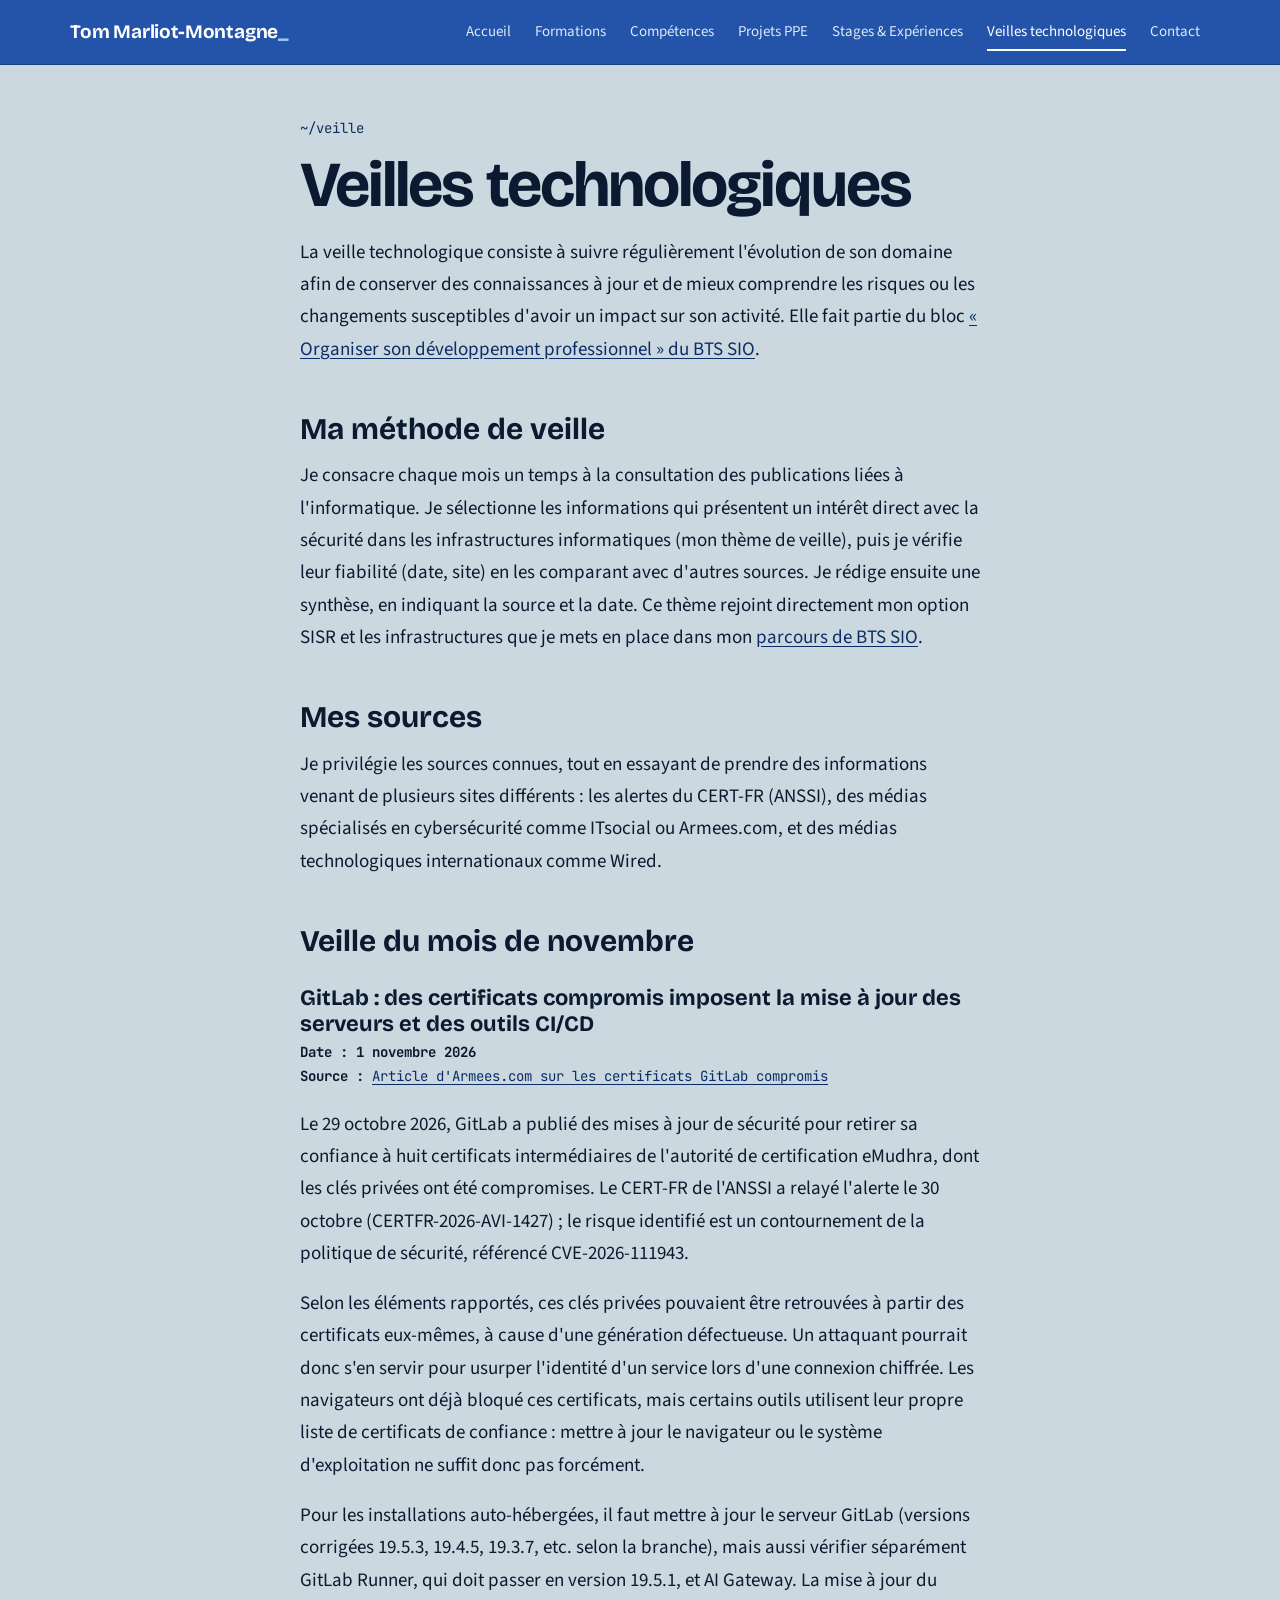
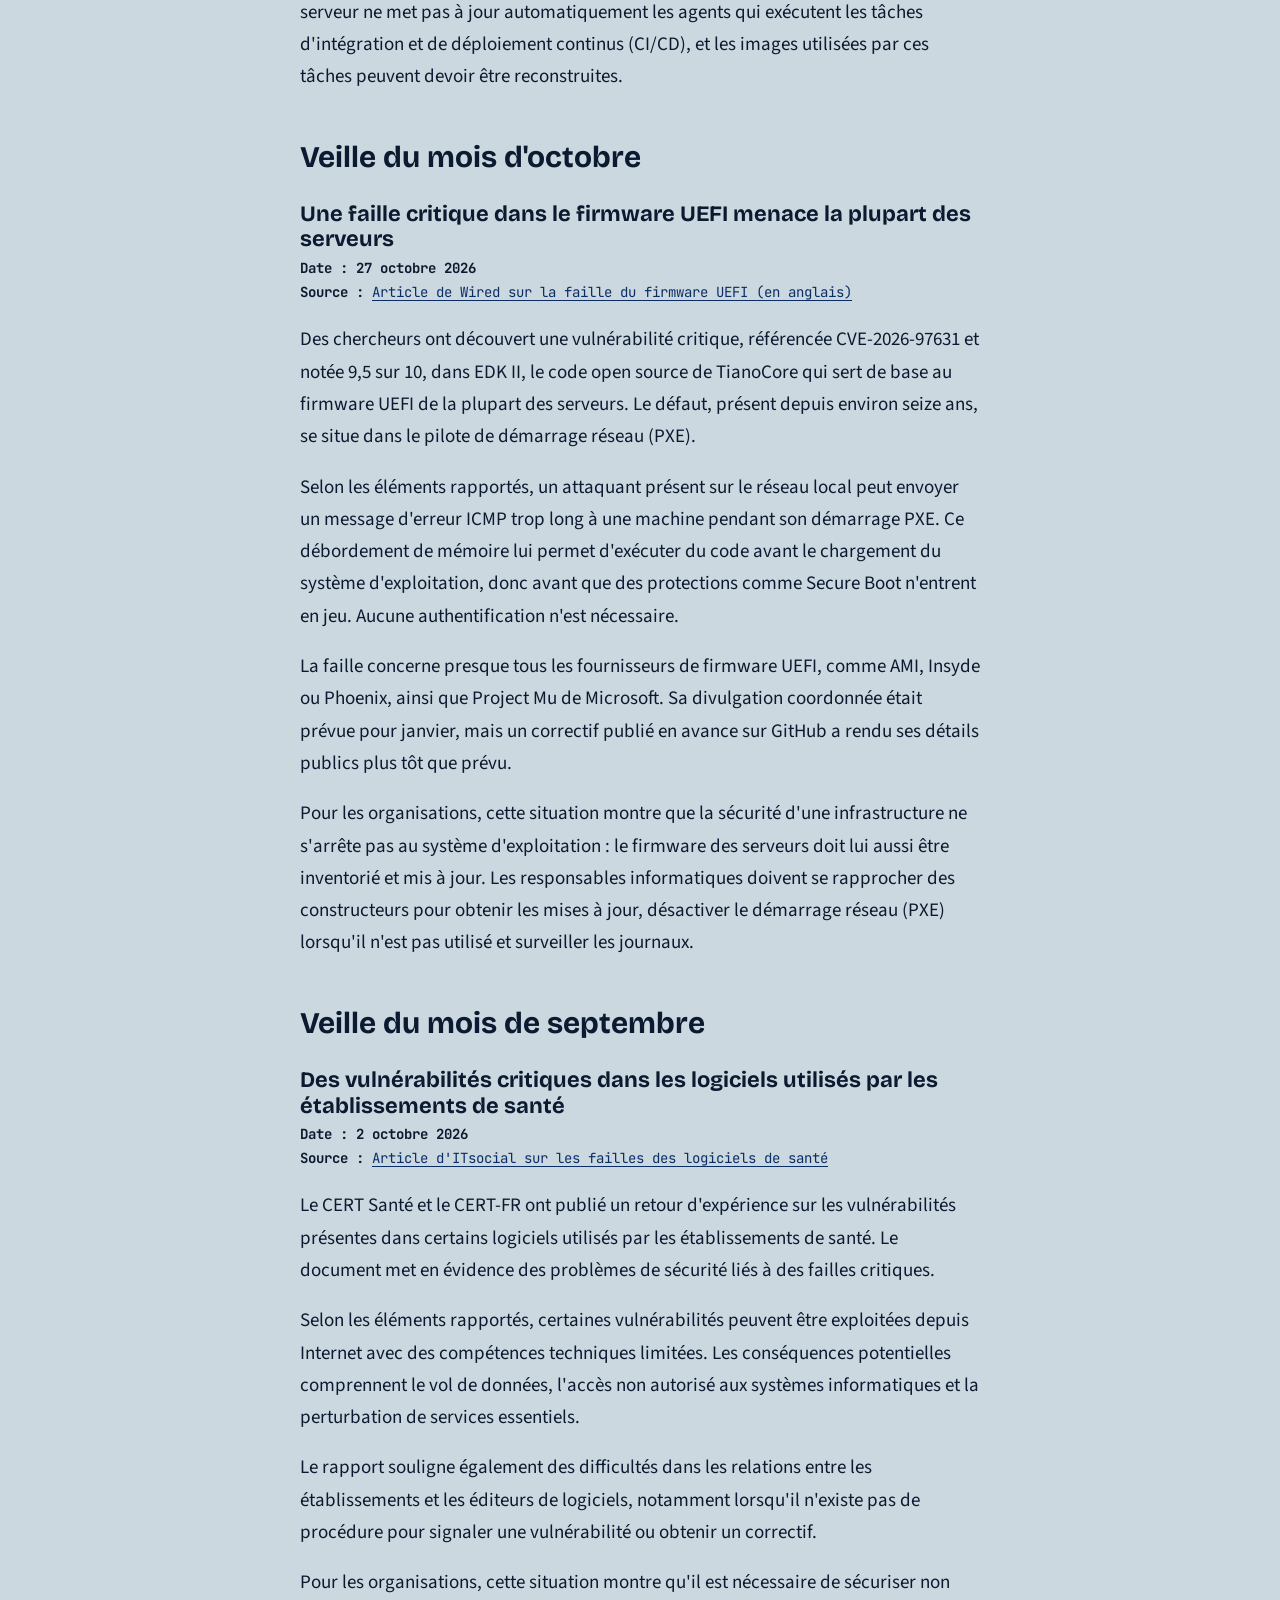
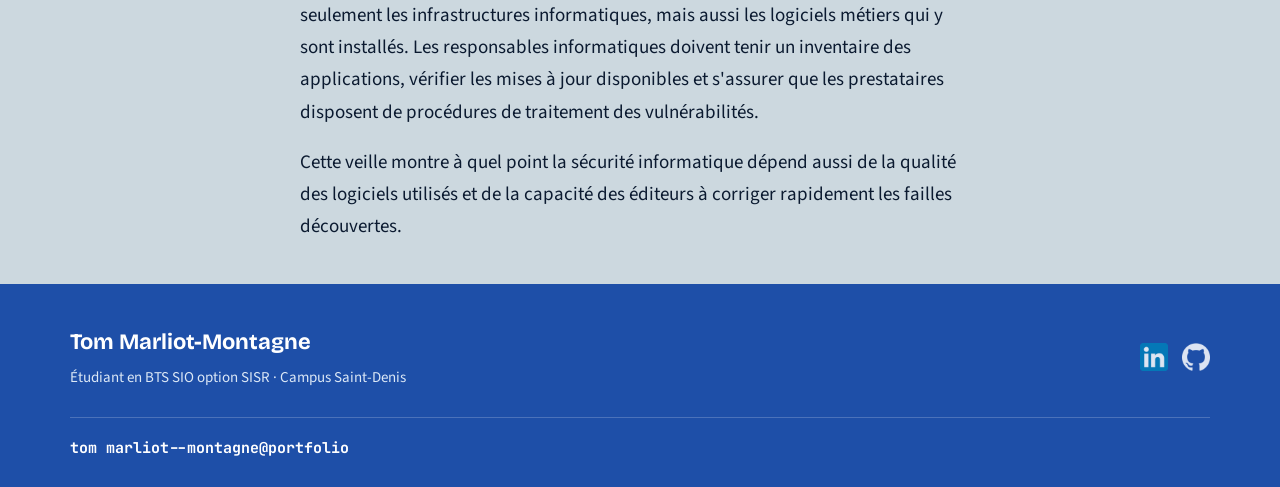
<file: veille.html>
<!doctype html>
<html lang="fr">
<head>
  <meta charset="utf-8">
  <meta name="viewport" content="width=device-width, initial-scale=1">
  <title>Veille technologique cybersécurité — Tom Marliot-Montagne</title>
  <meta name="description" content="Ma veille technologique en BTS SIO sur la sécurité des infrastructures : méthode, sources et synthèses mensuelles (GitLab, faille UEFI, logiciels de santé).">
  <link rel="canonical" href="https://tomino07.github.io/portfolio/veille.html">
  <link rel="preconnect" href="https://fonts.googleapis.com">
  <link rel="preconnect" href="https://fonts.gstatic.com" crossorigin>
  <link href="https://fonts.googleapis.com/css2?family=Bricolage+Grotesque:opsz,wght@12..96,700;12..96,800&family=JetBrains+Mono:wght@400;600&family=Ubuntu+Mono:wght@400;700&family=Source+Sans+3:wght@400;600&display=swap" rel="stylesheet">
  <link rel="stylesheet" href="css/style.css">
</head>
<body>

<header class="site-header">
  <div class="wrap">
    <a class="brand" href="./">Tom Marliot-Montagne</a>
    <button class="nav-toggle" aria-expanded="false" aria-controls="nav">menu</button>
    <nav class="nav" id="nav">
      <ul>
        <li><a href="./">Accueil</a></li>
        <li><a href="formations.html">Formations</a></li>
        <li><a href="competences.html">Compétences</a></li>
        <li><a href="projets.html">Projets PPE</a></li>
        <li><a href="stages.html">Stages &amp; Expériences</a></li>
        <li><a href="veille.html" aria-current="page">Veilles technologiques</a></li>
        <li><a href="contact.html">Contact</a></li>
      </ul>
    </nav>
  </div>
</header>

<main>
  <div class="wrap">
<p class="path">~/veille</p>
    <h1>Veilles technologiques</h1>

    <p>La veille technologique consiste à suivre régulièrement l'évolution de son domaine afin de conserver des connaissances à jour et de mieux comprendre les risques ou les changements susceptibles d'avoir un impact sur son activité. Elle fait partie du bloc <a href="competences.html">« Organiser son développement professionnel » du BTS SIO</a>.</p>

    <h2>Ma méthode de veille</h2>
    <p>Je consacre chaque mois un temps à la consultation des publications liées à l'informatique. Je sélectionne les informations qui présentent un intérêt direct avec la sécurité dans les infrastructures informatiques (mon thème de veille), puis je vérifie leur fiabilité (date, site) en les comparant avec d'autres sources. Je rédige ensuite une synthèse, en indiquant la source et la date. Ce thème rejoint directement mon option SISR et les infrastructures que je mets en place dans mon <a href="formations.html">parcours de BTS SIO</a>.</p>

    <h2>Mes sources</h2>
    <p>Je privilégie les sources connues, tout en essayant de prendre des informations venant de plusieurs sites différents : les alertes du CERT-FR (ANSSI), des médias spécialisés en cybersécurité comme ITsocial ou Armees.com, et des médias technologiques internationaux comme Wired.</p>

    <h2>Veille du mois de novembre</h2>
    <h3>GitLab : des certificats compromis imposent la mise à jour des serveurs et des outils CI/CD</h3>
    <p class="meta"><strong>Date : 1 novembre 2026</strong><br><strong>Source :</strong> <a href="https://armees.com/gitlab-emudhra-certificats-compromis-runner-ai-gateway-cert-fr-011126-0936/" target="_blank" rel="noopener">Article d'Armees.com sur les certificats GitLab compromis</a></p>
    <p>Le 29 octobre 2026, GitLab a publié des mises à jour de sécurité pour retirer sa confiance à huit certificats intermédiaires de l'autorité de certification eMudhra, dont les clés privées ont été compromises. Le CERT-FR de l'ANSSI a relayé l'alerte le 30 octobre (CERTFR-2026-AVI-1427) ; le risque identifié est un contournement de la politique de sécurité, référencé CVE-2026-111943.</p>
    <p>Selon les éléments rapportés, ces clés privées pouvaient être retrouvées à partir des certificats eux-mêmes, à cause d'une génération défectueuse. Un attaquant pourrait donc s'en servir pour usurper l'identité d'un service lors d'une connexion chiffrée. Les navigateurs ont déjà bloqué ces certificats, mais certains outils utilisent leur propre liste de certificats de confiance : mettre à jour le navigateur ou le système d'exploitation ne suffit donc pas forcément.</p>
    <p>Pour les installations auto-hébergées, il faut mettre à jour le serveur GitLab (versions corrigées 19.5.3, 19.4.5, 19.3.7, etc. selon la branche), mais aussi vérifier séparément GitLab Runner, qui doit passer en version 19.5.1, et AI Gateway. La mise à jour du serveur ne met pas à jour automatiquement les agents qui exécutent les tâches d'intégration et de déploiement continus (CI/CD), et les images utilisées par ces tâches peuvent devoir être reconstruites.</p>

    <h2>Veille du mois d'octobre</h2>
    <h3>Une faille critique dans le firmware UEFI menace la plupart des serveurs</h3>
    <p class="meta"><strong>Date : 27 octobre 2026</strong><br><strong>Source :</strong> <a href="https://www.wired.com/story/most-servers-on-the-planet-are-vulnerable-to-a-code-execution-flaw-in-uefi-firmware/" target="_blank" rel="noopener">Article de Wired sur la faille du firmware UEFI (en anglais)</a></p>
    <p>Des chercheurs ont découvert une vulnérabilité critique, référencée CVE-2026-97631 et notée 9,5 sur 10, dans EDK II, le code open source de TianoCore qui sert de base au firmware UEFI de la plupart des serveurs. Le défaut, présent depuis environ seize ans, se situe dans le pilote de démarrage réseau (PXE).</p>
    <p>Selon les éléments rapportés, un attaquant présent sur le réseau local peut envoyer un message d'erreur ICMP trop long à une machine pendant son démarrage PXE. Ce débordement de mémoire lui permet d'exécuter du code avant le chargement du système d'exploitation, donc avant que des protections comme Secure Boot n'entrent en jeu. Aucune authentification n'est nécessaire.</p>
    <p>La faille concerne presque tous les fournisseurs de firmware UEFI, comme AMI, Insyde ou Phoenix, ainsi que Project Mu de Microsoft. Sa divulgation coordonnée était prévue pour janvier, mais un correctif publié en avance sur GitHub a rendu ses détails publics plus tôt que prévu.</p>
    <p>Pour les organisations, cette situation montre que la sécurité d'une infrastructure ne s'arrête pas au système d'exploitation : le firmware des serveurs doit lui aussi être inventorié et mis à jour. Les responsables informatiques doivent se rapprocher des constructeurs pour obtenir les mises à jour, désactiver le démarrage réseau (PXE) lorsqu'il n'est pas utilisé et surveiller les journaux.</p>

    <h2>Veille du mois de septembre</h2>
    <h3>Des vulnérabilités critiques dans les logiciels utilisés par les établissements de santé</h3>
    <p class="meta"><strong>Date : 2 octobre 2026</strong><br><strong>Source :</strong> <a href="https://itsocial.fr/cybersecurite/cybersecurite-articles/des-editeurs-de-logiciels-de-sante-tardent-a-corriger-des-failles-critiques-constatent-le-cert-sante-et-le-cert-fr/" target="_blank" rel="noopener">Article d'ITsocial sur les failles des logiciels de santé</a></p>
    <p>Le CERT Santé et le CERT-FR ont publié un retour d'expérience sur les vulnérabilités présentes dans certains logiciels utilisés par les établissements de santé. Le document met en évidence des problèmes de sécurité liés à des failles critiques.</p>
    <p>Selon les éléments rapportés, certaines vulnérabilités peuvent être exploitées depuis Internet avec des compétences techniques limitées. Les conséquences potentielles comprennent le vol de données, l'accès non autorisé aux systèmes informatiques et la perturbation de services essentiels.</p>
    <p>Le rapport souligne également des difficultés dans les relations entre les établissements et les éditeurs de logiciels, notamment lorsqu'il n'existe pas de procédure pour signaler une vulnérabilité ou obtenir un correctif.</p>
    <p>Pour les organisations, cette situation montre qu'il est nécessaire de sécuriser non seulement les infrastructures informatiques, mais aussi les logiciels métiers qui y sont installés. Les responsables informatiques doivent tenir un inventaire des applications, vérifier les mises à jour disponibles et s'assurer que les prestataires disposent de procédures de traitement des vulnérabilités.</p>
    <p>Cette veille montre à quel point la sécurité informatique dépend aussi de la qualité des logiciels utilisés et de la capacité des éditeurs à corriger rapidement les failles découvertes.</p>
  </div>
</main>

<footer class="site-footer">
  <div class="wrap">
    <div class="foot-top">
      <div>
        <a class="foot-name" href="./">Tom Marliot-Montagne</a>
        <p class="foot-sub">Étudiant en BTS SIO option SISR · Campus Saint-Denis</p>
      </div>
      <div class="socials">
        <a href="https://www.linkedin.com/in/tom-marliot-montagne-20b63934b/" target="_blank" rel="noopener" aria-label="LinkedIn"><img src="img/linkedin.png?v=29" alt="Logo LinkedIn" width="24" height="24"></a>
        <a href="https://github.com/Tomino07" target="_blank" rel="noopener" aria-label="GitHub"><img class="gh" src="img/github.png?v=29" alt="Logo GitHub" width="24" height="24"></a>
      </div>
    </div>
    <div class="foot-bottom">
      <span class="foot-term"><span class="u">tom marliot--montagne@portfolio</span></span>
    </div>
  </div>
</footer>

<script src="js/main.js?v=29"></script>
</body>
</html>
</file>
<file: css/style.css>
:root {
  --bg: #CCD8DF;
  --text: #0b1a30;
  --muted: #1d3a63;
  --line: rgba(11, 26, 48, .25);
  --accent: #0a2d66;
  --accent-light: #0f2f5c;
  --navy: #0b1a30;
  --deep: #2a5f9e;
  --deep-text: #dce8f6;
  --head: "Bricolage Grotesque", system-ui, sans-serif;
  --sans: "Source Sans 3", system-ui, -apple-system, "Segoe UI", sans-serif;
  --mono: "JetBrains Mono", ui-monospace, Consolas, monospace;
}

* { box-sizing: border-box; }

html { -webkit-text-size-adjust: 100%; }

body {
  margin: 0;
  min-height: 100vh;
  display: flex;
  flex-direction: column;
  background: var(--bg);
  color: var(--text);
  font-family: var(--sans);
  font-size: 19px;
  line-height: 1.7;
}

a { color: var(--accent); text-underline-offset: 3px; }
a:hover { color: #fff; }

.wrap {
  max-width: 720px;
  margin: 0 auto;
  padding: 0 20px;
}

h1, h2, h3 {
  font-family: var(--head);
  line-height: 1.15;
  margin: 0 0 14px;
}
h1 {
  font-size: clamp(42px, 8vw, 64px);
  letter-spacing: -0.03em;
  line-height: 1;
  margin-bottom: 20px;
}
h2 { font-size: 30px; margin-top: 46px; }
h3 { font-size: 22px; margin: 28px 0 8px; }
p { margin: 0 0 18px; }
ul, ol { padding-left: 22px; margin: 0 0 18px; }
li { margin-bottom: 8px; }
strong { color: var(--text); font-weight: 700; }

.muted { color: var(--muted); }

.site-header {
  position: sticky;
  top: 0;
  z-index: 10;
  background: rgba(30, 79, 168, .96);
  backdrop-filter: blur(8px);
  -webkit-backdrop-filter: blur(8px);
  border-bottom: 1px solid rgba(11, 26, 48, .35);
}
.site-header .wrap {
  max-width: 1180px;
  display: flex;
  align-items: center;
  justify-content: space-between;
  gap: 32px;
  height: 64px;
}

.brand {
  flex: none;
  font-family: var(--head);
  font-size: 19px;
  font-weight: 700;
  letter-spacing: -0.01em;
  color: #fff;
  text-decoration: none;
  white-space: nowrap;
}
.brand::after {
  content: "_";
  color: #9cc8f5;
  animation: blink 1.06s steps(1) infinite;
}
.brand:hover { color: #fff; }
@keyframes blink { 50% { opacity: 0; } }

.nav ul {
  display: flex;
  align-items: center;
  gap: 4px;
  list-style: none;
  margin: 0;
  padding: 0;
}
.nav li { margin: 0; }
.nav a {
  position: relative;
  display: block;
  padding: 6px 10px;
  font-size: 15px;
  color: var(--deep-text);
  text-decoration: none;
  white-space: nowrap;
  transition: color .15s;
}
.nav a::after {
  content: "";
  position: absolute;
  left: 10px;
  right: 10px;
  bottom: 0;
  height: 2px;
  background: #fff;
  transform: scaleX(0);
  transform-origin: left;
  transition: transform .2s;
}
.nav a:hover { color: #fff; }
.nav a:hover::after { transform: scaleX(1); opacity: .5; }
.nav a[aria-current="page"] { color: #fff; }
.nav a[aria-current="page"]::after { transform: scaleX(1); opacity: 1; }

.nav-toggle {
  display: none;
  font-family: var(--mono);
  font-size: 14px;
  color: #fff;
  background: none;
  border: 1px solid rgba(255, 255, 255, .4);
  border-radius: 6px;
  padding: 6px 12px;
  cursor: pointer;
}

@media (max-width: 1060px) {
  .nav-toggle { display: block; }
  .nav {
    display: none;
    position: absolute;
    top: 64px;
    left: 0;
    right: 0;
    background: var(--deep);
    border-bottom: 1px solid rgba(11, 26, 48, .35);
    padding: 8px 0 16px;
  }
  .nav.open { display: block; }
  .nav ul { flex-direction: column; align-items: stretch; max-width: 1180px; margin: 0 auto; padding: 0 10px; }
  .nav a { padding: 10px; font-size: 17px; }
  .nav a::after { display: none; }
  .nav a[aria-current="page"] { color: #fff; font-weight: 600; }
}

main { flex: 1; padding: 52px 0 40px; }
main .wrap > :last-child { margin-bottom: 0; }

.path {
  font-family: var(--mono);
  font-size: 14px;
  color: var(--accent-light);
  margin: 0 0 12px;
}
.intro {
  font-size: 22px;
  color: var(--muted);
}
h1 em { font-style: normal; }

.meta {
  font-family: var(--mono);
  font-size: 14px;
  color: var(--text);
  margin: -4px 0 20px;
}

form { margin: 30px 0 10px; }
.field { margin-bottom: 18px; }
label {
  display: block;
  font-family: var(--mono);
  font-size: 14px;
  color: var(--muted);
  margin-bottom: 4px;
}
input, textarea {
  width: 100%;
  font: inherit;
  font-size: 17px;
  color: var(--text);
  background: transparent;
  border: 0;
  border-bottom: 2px solid var(--line);
  border-radius: 0;
  padding: 6px 0 8px;
}
input:focus, textarea:focus { outline: none; border-bottom-color: var(--accent); }
textarea { min-height: 120px; resize: vertical; }
button[type="submit"] {
  font-family: var(--mono);
  font-size: 15px;
  color: #fff;
  background: var(--accent);
  border: 0;
  border-radius: 4px;
  padding: 10px 20px;
  cursor: pointer;
  margin-top: 6px;
}
button[type="submit"]:hover { background: #1d4a8a; }
.form-status { font-size: 16px; color: var(--navy); font-weight: 600; margin-top: 14px; }

.site-footer {
  background: #1E4FA8;
  font-size: 15px;
  color: var(--deep-text);
}
.site-footer .wrap { max-width: 1180px; }

.foot-top {
  display: flex;
  flex-wrap: wrap;
  align-items: center;
  justify-content: space-between;
  gap: 20px;
  padding: 40px 0 26px;
}
.foot-name {
  font-family: var(--head);
  font-size: 22px;
  font-weight: 700;
  color: #fff;
  text-decoration: none;
}
.foot-name:hover { color: #fff; }
.foot-sub { margin: 4px 0 0; font-size: 15px; }

.foot-bottom {
  display: flex;
  flex-wrap: wrap;
  justify-content: space-between;
  gap: 8px 20px;
  padding: 18px 0 26px;
  border-top: 1px solid rgba(255, 255, 255, .2);
  font-size: 13px;
}
.foot-term { font-family: "Ubuntu Mono", var(--mono); font-size: 15px; color: #fff; }
.foot-term .u { color: #fff; font-weight: 700; }

.site-footer .socials img { width: 28px; height: 28px; }
.site-footer .socials img.gh { filter: invert(1); }

.techs {
  display: flex;
  flex-wrap: wrap;
  gap: 22px 18px;
  list-style: none;
  padding: 0;
  margin: 30px 0 0;
}
.techs li {
  width: 80px;
  margin: 0;
  text-align: center;
  font-size: 14px;
  line-height: 1.3;
  color: var(--muted);
}
.techs .logo {
  display: grid;
  place-items: center;
  width: 80px;
  height: 80px;
  margin-bottom: 8px;
  background: #f4f6f9;
  border-radius: 18px;
  transition: transform .15s;
}
.techs li:hover .logo { transform: translateY(-3px); }
.techs li:hover { color: var(--text); }
.techs img { width: 56px; height: 56px; object-fit: contain; }

h2.big { font-size: clamp(32px, 6vw, 46px); letter-spacing: -0.02em; margin-top: 56px; }

.table-wrap { overflow-x: auto; margin: 30px 0 10px; }
.parcours {
  width: 100%;
  min-width: 520px;
  border-collapse: collapse;
  font-size: 17px;
}
.parcours th,
.parcours td {
  border: 1px solid rgba(11, 26, 48, .45);
  padding: 10px 14px;
  text-align: left;
}
.parcours td { background: rgba(255, 255, 255, .14); }
.parcours th {
  background: var(--navy);
  border-color: var(--navy);
  color: #fff;
  font-weight: 600;
}

.socials { display: inline-flex; align-items: center; gap: 14px; }
.socials a { display: block; line-height: 0; transition: transform .15s, opacity .15s; opacity: .85; }
.socials a:hover { transform: translateY(-2px); opacity: 1; }
.socials img { width: 24px; height: 24px; }
.socials.big { display: flex; gap: 18px; margin-top: 6px; }
.socials.big img { width: 44px; height: 44px; }

.shot { margin: 28px 0 0; }
.shot img {
  display: block;
  width: 100%;
  height: auto;
  border-radius: 6px;
  border: 1px solid var(--line);
  box-shadow: 0 14px 30px -14px rgba(11, 26, 48, .55);
}
.shot figcaption {
  margin-top: 8px;
  font-size: 14px;
  color: var(--muted);
}
</file>
